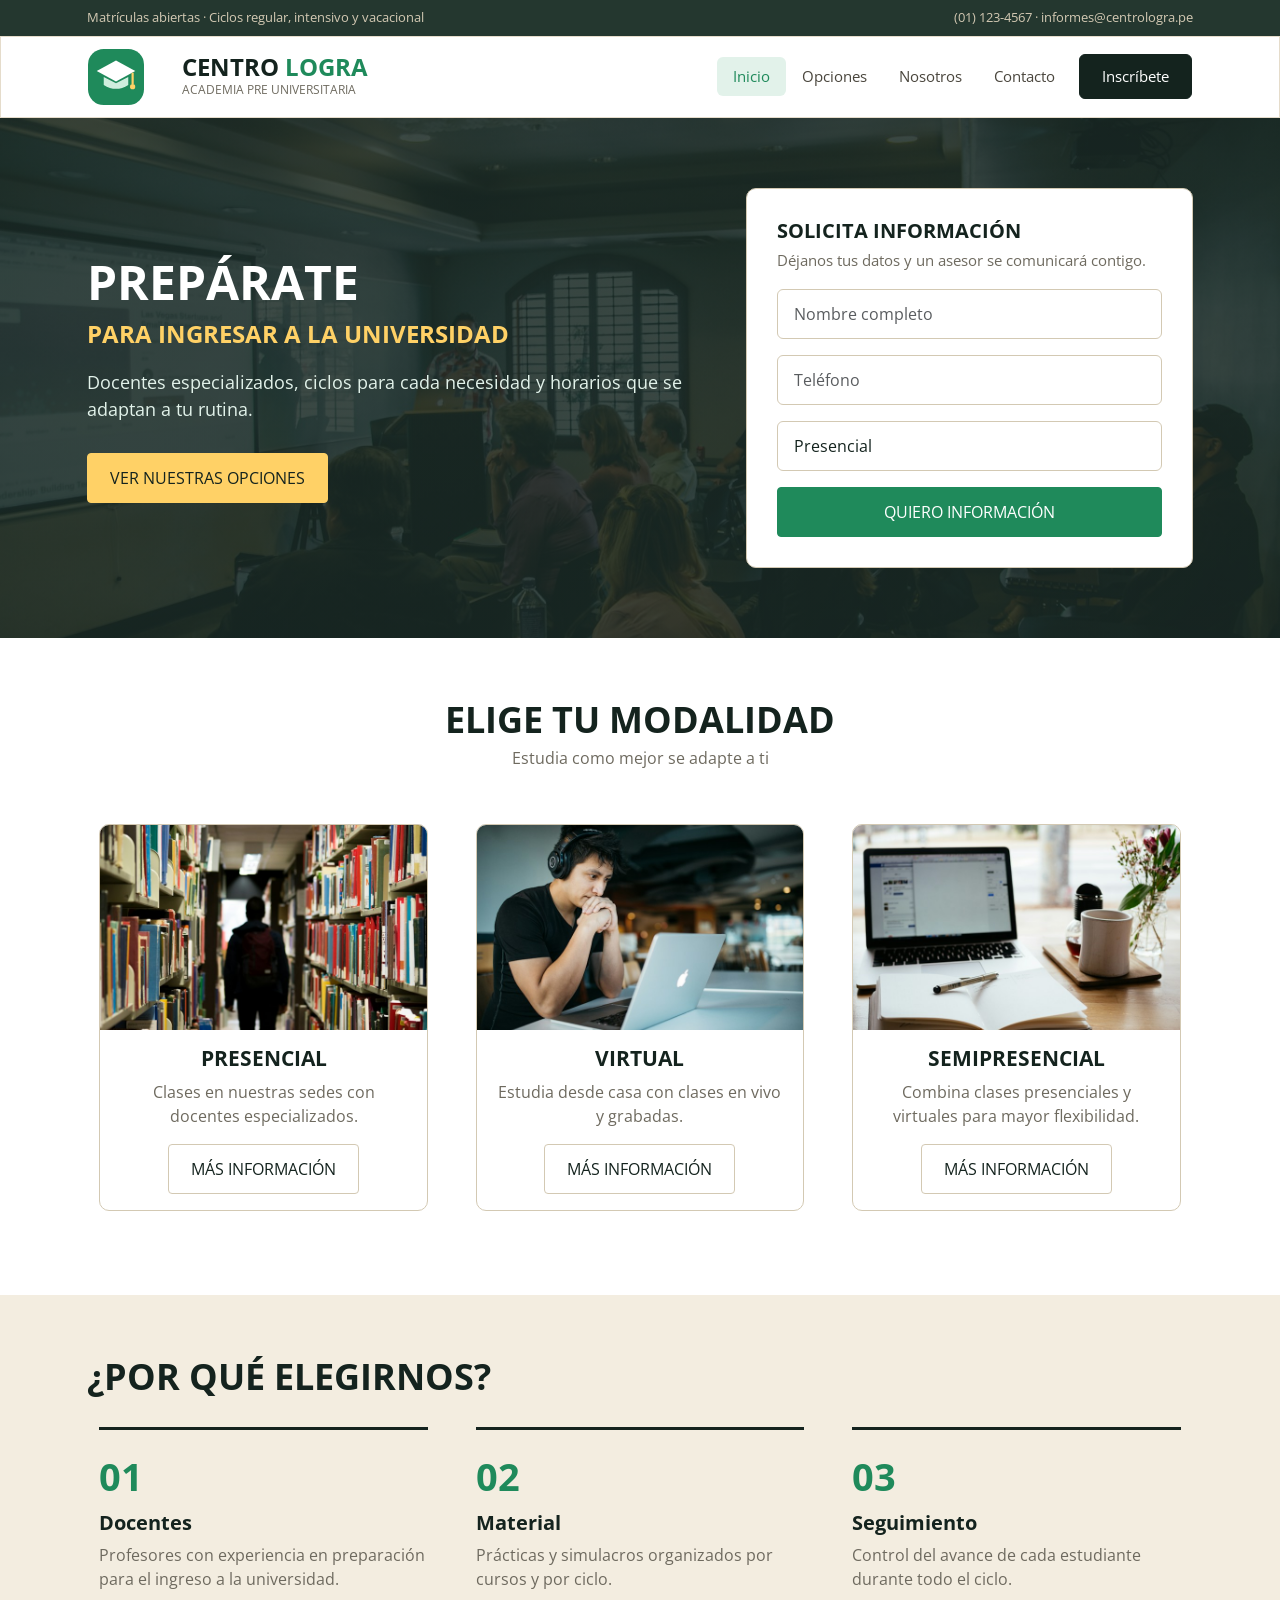
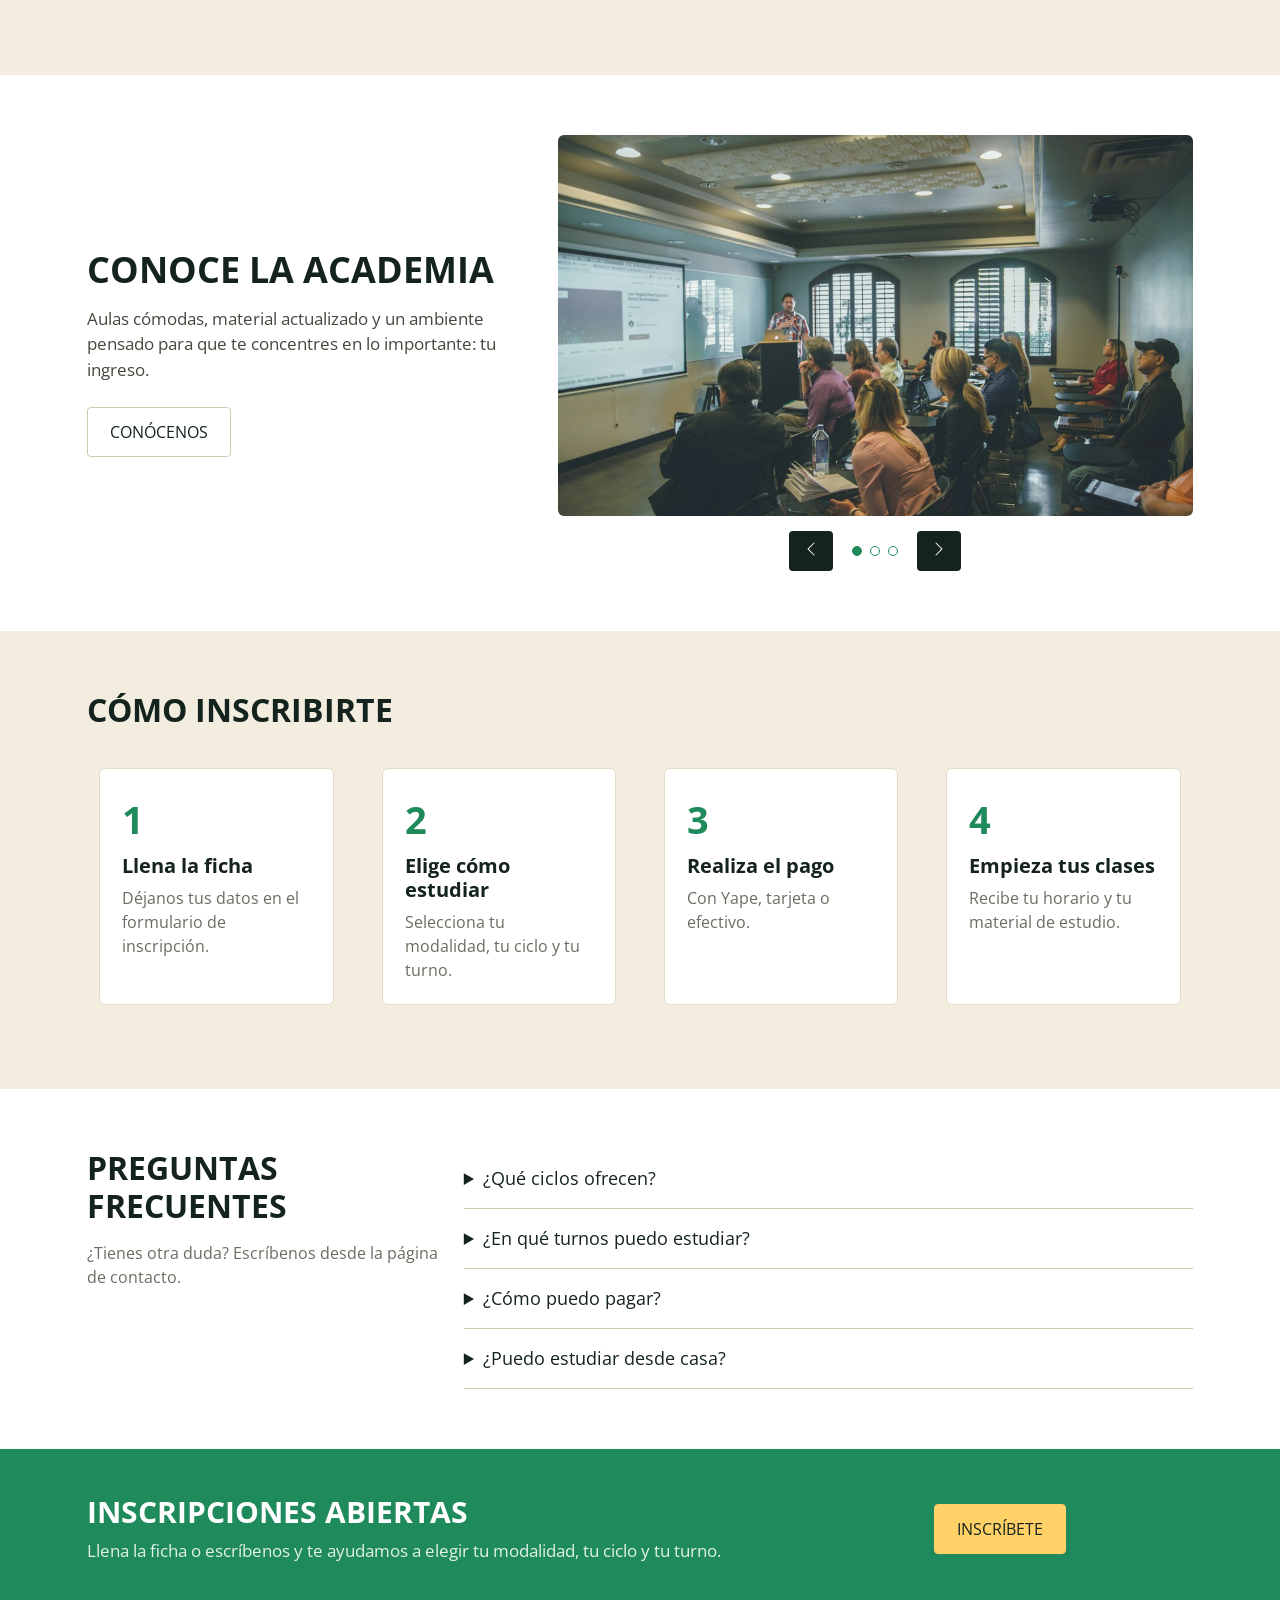
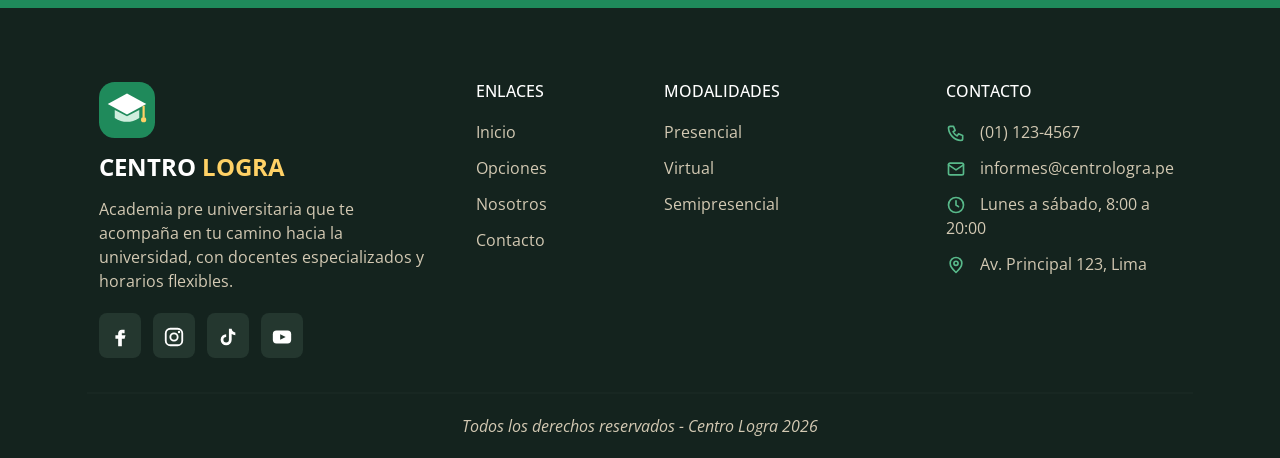
<file: index.html>
<!DOCTYPE html>
<html lang="es">

    <head>
        <meta charset="UTF-8">
        <meta name="viewport" content="width=device-width, initial-scale=1.0">
        <title>Inicio | Centro Logra</title>
        <link rel="icon" type="image/svg+xml" href="img/logo.svg">

        <link rel="preconnect" href="https://fonts.googleapis.com">
        <link rel="preconnect" href="https://fonts.gstatic.com" crossorigin>
        <link rel="stylesheet" href="https://fonts.googleapis.com/css2?family=Open+Sans:ital,wght@0,300..800;1,300..800&display=swap">

        <link rel="stylesheet" href="css/bootstrap.min.css">
        <link rel="stylesheet" href="css/base.css">
        <link rel="stylesheet" href="css/estructura.css">
        <link rel="stylesheet" href="css/portada.css">
        <link rel="stylesheet" href="css/inicio.css">
        <link rel="stylesheet" href="css/opciones.css">
        <link rel="stylesheet" href="css/nosotros.css">
        <link rel="stylesheet" href="css/contacto.css">
        <link rel="stylesheet" href="css/carrusel.css">
        <link rel="stylesheet" href="css/bloques.css">
        <link rel="stylesheet" href="css/formularios.css">
        <link rel="stylesheet" href="css/tablas.css">
        <link rel="stylesheet" href="css/iconos.css">
        <link rel="stylesheet" href="css/botones.css">
    </head>

    <body class="container-fluid">

        <!-- Inicio de la barra superior -->
        <div id="barra" class="row">
            <div class="col-12 col-md-6">Matrículas abiertas · Ciclos regular, intensivo y vacacional</div>
            <div class="col-12 col-md-6 derecha">(01) 123-4567 · informes@centrologra.pe</div>
        </div>
        <!-- Fin de la barra superior -->

        <!-- Inicio de la cabecera -->
        <header id="encabezado" class="row">

            <div id="logo" class="col-12 col-md-6 col-lg-4">
                <a href="index.html">
                    <div class="row">
                        <div class="col-3">
                            <img src="img/logo.svg" alt="Logo Centro Logra">
                        </div>
                        <div class="col-9">
                            <h3>CENTRO <span>LOGRA</span></h3>
                            <p>ACADEMIA PRE UNIVERSITARIA</p>
                        </div>
                    </div>
                </a>
            </div>

            <!-- Inicio de la navBar -->
            <nav class="nav col-12 col-md-6 col-lg-8">
                <a class="nav-link active" aria-current="page" href="index.html">Inicio</a>
                <a class="nav-link" href="opciones.html">Opciones</a>
                <a class="nav-link" href="nosotros.html">Nosotros</a>
                <a class="nav-link" href="contacto.html">Contacto</a>
                <a class="boton-secundario" href="contacto.html">Inscríbete</a>
            </nav>
            <!-- Fin de la navBar -->

        </header>
        <!-- Fin de la cabecera -->

        <main>

            <!-- Inicio de la section portada -->
            <section id="portada" class="row foto">
                <article class="col-12 col-lg-7">
                    <h1>PREPÁRATE</h1>
                    <h2>PARA INGRESAR A LA UNIVERSIDAD</h2>
                    <p>Docentes especializados, ciclos para cada necesidad y horarios que se adaptan a tu rutina.</p>
                    <a href="opciones.html" class="boton-principal">VER NUESTRAS OPCIONES</a>
                </article>
                <article class="col-12 col-lg-5">
                    <form class="formulario">
                        <h3>SOLICITA INFORMACIÓN</h3>
                        <p>Déjanos tus datos y un asesor se comunicará contigo.</p>
                        <div class="mb-3">
                            <input type="text" class="form-control" placeholder="Nombre completo" required>
                        </div>
                        <div class="mb-3">
                            <input type="tel" class="form-control" placeholder="Teléfono" required>
                        </div>
                        <div class="mb-3">
                            <select class="form-control">
                                <option disabled>Modalidad de interés</option>
                                <option>Presencial</option>
                                <option>Virtual</option>
                                <option>Semipresencial</option>
                            </select>
                        </div>
                        <input type="submit" class="boton-principal w-100" value="QUIERO INFORMACIÓN">
                    </form>
                </article>
            </section>
            <!-- Fin de la section portada -->

            <!-- Inicio de la section modalidades -->
            <section id="opciones" class="row">
                <article class="col-12">
                    <h2>ELIGE TU MODALIDAD</h2>
                    <p class="subtitulo">Estudia como mejor se adapte a ti</p>
                </article>

                <article class="col-12 col-md-4 p-4">
                    <div class="card">
                        <picture>
                            <img src="img/fotos/presencial-700.jpg" class="card-img-top" alt="Modalidad presencial">
                        </picture>
                        <div class="card-body">
                            <h3 class="card-title">PRESENCIAL</h3>
                            <p class="card-text">Clases en nuestras sedes con docentes especializados.</p>
                            <a href="presencial.html" class="boton-secundario">MÁS INFORMACIÓN</a>
                        </div>
                    </div>
                </article>

                <article class="col-12 col-md-4 p-4">
                    <div class="card">
                        <picture>
                            <img src="img/fotos/virtual-700.jpg" class="card-img-top" alt="Modalidad virtual">
                        </picture>
                        <div class="card-body">
                            <h3 class="card-title">VIRTUAL</h3>
                            <p class="card-text">Estudia desde casa con clases en vivo y grabadas.</p>
                            <a href="virtual.html" class="boton-secundario">MÁS INFORMACIÓN</a>
                        </div>
                    </div>
                </article>

                <article class="col-12 col-md-4 p-4">
                    <div class="card">
                        <picture>
                            <img src="img/fotos/semipresencial-700.jpg" class="card-img-top" alt="Modalidad semipresencial">
                        </picture>
                        <div class="card-body">
                            <h3 class="card-title">SEMIPRESENCIAL</h3>
                            <p class="card-text">Combina clases presenciales y virtuales para mayor flexibilidad.</p>
                            <a href="semipresencial.html" class="boton-secundario">MÁS INFORMACIÓN</a>
                        </div>
                    </div>
                </article>

            </section>
            <!-- Fin de la section modalidades -->

            <!-- Inicio de la section razones -->
            <section id="porque" class="row">
                <article class="col-12">
                    <h2>¿POR QUÉ ELEGIRNOS?</h2>
                </article>

                <article class="col-12 col-md-4 p-4">
                    <div class="razon">
                        <span class="numero">01</span>
                        <h3>Docentes</h3>
                        <p>Profesores con experiencia en preparación para el ingreso a la universidad.</p>
                    </div>
                </article>
                <article class="col-12 col-md-4 p-4">
                    <div class="razon">
                        <span class="numero">02</span>
                        <h3>Material</h3>
                        <p>Prácticas y simulacros organizados por cursos y por ciclo.</p>
                    </div>
                </article>
                <article class="col-12 col-md-4 p-4">
                    <div class="razon">
                        <span class="numero">03</span>
                        <h3>Seguimiento</h3>
                        <p>Control del avance de cada estudiante durante todo el ciclo.</p>
                    </div>
                </article>
            </section>
            <!-- Fin de la section razones -->

            <!-- Inicio de la section galeria -->
            <section id="galeria" class="row">
                <article class="col-12 col-lg-5">
                    <h2>CONOCE LA ACADEMIA</h2>
                    <p>Aulas cómodas, material actualizado y un ambiente pensado para que te concentres en lo importante: tu ingreso.</p>
                    <a href="nosotros.html" class="boton-secundario">CONÓCENOS</a>
                </article>
                <article class="col-12 col-lg-7">
                    <!-- Inicio del carrusel -->
                    <div id="carouselInicio" class="carousel slide" data-bs-ride="carousel">

                        <div class="carousel-inner">
                            <div class="carousel-item active">
                                <picture>
                                    <img src="img/fotos/clase-1000.jpg" alt="Estudiantes en clase">
                                </picture>
                            </div>
                            <div class="carousel-item">
                                <picture>
                                    <img src="img/fotos/estudiantes-1000.jpg" alt="Estudiantes preparándose">
                                </picture>
                            </div>
                            <div class="carousel-item">
                                <picture>
                                    <img src="img/fotos/apuntes-1000.jpg" alt="Estudiante tomando apuntes">
                                </picture>
                            </div>
                        </div>

                        <div class="carousel-controles">
                            <button class="flecha" type="button" data-bs-target="#carouselInicio" data-bs-slide="prev">
                                <span class="carousel-control-prev-icon"></span>
                            </button>
                            <div class="carousel-indicators">
                                <button type="button" data-bs-target="#carouselInicio" data-bs-slide-to="0" class="active"></button>
                                <button type="button" data-bs-target="#carouselInicio" data-bs-slide-to="1"></button>
                                <button type="button" data-bs-target="#carouselInicio" data-bs-slide-to="2"></button>
                            </div>
                            <button class="flecha" type="button" data-bs-target="#carouselInicio" data-bs-slide="next">
                                <span class="carousel-control-next-icon"></span>
                            </button>
                        </div>

                    </div>
                    <!-- Fin del carrusel -->
                </article>
            </section>
            <!-- Fin de la section galeria -->

            <!-- Inicio de la section pasos -->
            <section id="pasos" class="row">
                <article class="col-12">
                    <h2>CÓMO INSCRIBIRTE</h2>
                </article>

                <article class="col-12 col-md-6 col-lg-3 p-4">
                    <div class="paso">
                        <span class="numero">1</span>
                        <h3>Llena la ficha</h3>
                        <p>Déjanos tus datos en el formulario de inscripción.</p>
                    </div>
                </article>
                <article class="col-12 col-md-6 col-lg-3 p-4">
                    <div class="paso">
                        <span class="numero">2</span>
                        <h3>Elige cómo estudiar</h3>
                        <p>Selecciona tu modalidad, tu ciclo y tu turno.</p>
                    </div>
                </article>
                <article class="col-12 col-md-6 col-lg-3 p-4">
                    <div class="paso">
                        <span class="numero">3</span>
                        <h3>Realiza el pago</h3>
                        <p>Con Yape, tarjeta o efectivo.</p>
                    </div>
                </article>
                <article class="col-12 col-md-6 col-lg-3 p-4">
                    <div class="paso">
                        <span class="numero">4</span>
                        <h3>Empieza tus clases</h3>
                        <p>Recibe tu horario y tu material de estudio.</p>
                    </div>
                </article>
            </section>
            <!-- Fin de la section pasos -->

            <!-- Inicio de la section preguntas frecuentes -->
            <section id="preguntas" class="row">
                <article class="col-12 col-lg-4">
                    <h2>PREGUNTAS FRECUENTES</h2>
                    <p>¿Tienes otra duda? Escríbenos desde la página de contacto.</p>
                </article>
                <article class="col-12 col-lg-8">
                    <details>
                        <summary>¿Qué ciclos ofrecen?</summary>
                        <p>Ciclo regular, intensivo y vacacional.</p>
                    </details>
                    <details>
                        <summary>¿En qué turnos puedo estudiar?</summary>
                        <p>En la mañana, en la tarde o en la noche. Puedes ver los horarios en la página Nosotros.</p>
                    </details>
                    <details>
                        <summary>¿Cómo puedo pagar?</summary>
                        <p>Con Yape, tarjeta o efectivo.</p>
                    </details>
                    <details>
                        <summary>¿Puedo estudiar desde casa?</summary>
                        <p>Sí, con la modalidad virtual: clases en vivo y grabadas.</p>
                    </details>
                </article>
            </section>
            <!-- Fin de la section preguntas frecuentes -->

            <!-- Inicio de la section llamada a la acción -->
            <section id="cta" class="row">
                <article class="col-12 col-lg-9">
                    <h2>INSCRIPCIONES ABIERTAS</h2>
                    <p>Llena la ficha o escríbenos y te ayudamos a elegir tu modalidad, tu ciclo y tu turno.</p>
                </article>
                <article class="col-12 col-lg-3">
                    <a href="contacto.html" class="boton-principal">INSCRÍBETE</a>
                </article>
            </section>
            <!-- Fin de la section llamada a la acción -->

        </main>

        <!-- Inicio del pie de página -->
        <footer class="row">

            <article class="col-12 col-md-6 col-lg-4 p-4">
                <img src="img/logo.svg" class="logo-pie" alt="Logo Centro Logra">
                <h3>CENTRO <span>LOGRA</span></h3>
                <p>Academia pre universitaria que te acompaña en tu camino hacia la universidad, con docentes especializados y horarios flexibles.</p>
                <div class="redes">
                    <a href="#" class="facebook"><img src="img/facebook.svg" alt="Facebook"></a>
                    <a href="#" class="instagram"><img src="img/instagram.svg" alt="Instagram"></a>
                    <a href="#" class="tiktok"><img src="img/tiktok.svg" alt="TikTok"></a>
                    <a href="#" class="youtube"><img src="img/youtube.svg" alt="YouTube"></a>
                </div>
            </article>

            <article class="col-12 col-md-6 col-lg-2 p-4">
                <h4>ENLACES</h4>
                <ul>
                    <li><a href="index.html">Inicio</a></li>
                    <li><a href="opciones.html">Opciones</a></li>
                    <li><a href="nosotros.html">Nosotros</a></li>
                    <li><a href="contacto.html">Contacto</a></li>
                </ul>
            </article>

            <article class="col-12 col-md-6 col-lg-3 p-4">
                <h4>MODALIDADES</h4>
                <ul>
                    <li><a href="presencial.html">Presencial</a></li>
                    <li><a href="virtual.html">Virtual</a></li>
                    <li><a href="semipresencial.html">Semipresencial</a></li>
                </ul>
            </article>

            <article class="col-12 col-md-6 col-lg-3 p-4">
                <h4>CONTACTO</h4>
                <ul>
                    <li><img src="img/telefono.svg" class="icono" alt="Teléfono"> (01) 123-4567</li>
                    <li><img src="img/correo.svg" class="icono" alt="Correo"> informes@centrologra.pe</li>
                    <li><img src="img/reloj.svg" class="icono" alt="Horario"> Lunes a sábado, 8:00 a 20:00</li>
                    <li><img src="img/ubicacion.svg" class="icono" alt="Dirección"> Av. Principal 123, Lima</li>
                </ul>
            </article>

            <article class="col-12">
                <hr>
                <p class="derechos"><i>Todos los derechos reservados - Centro Logra 2026</i></p>
            </article>

        </footer>
        <!-- Fin del pie de página -->

    </body>
    <script src="js/bootstrap.bundle.min.js"></script>
</html>
</file>
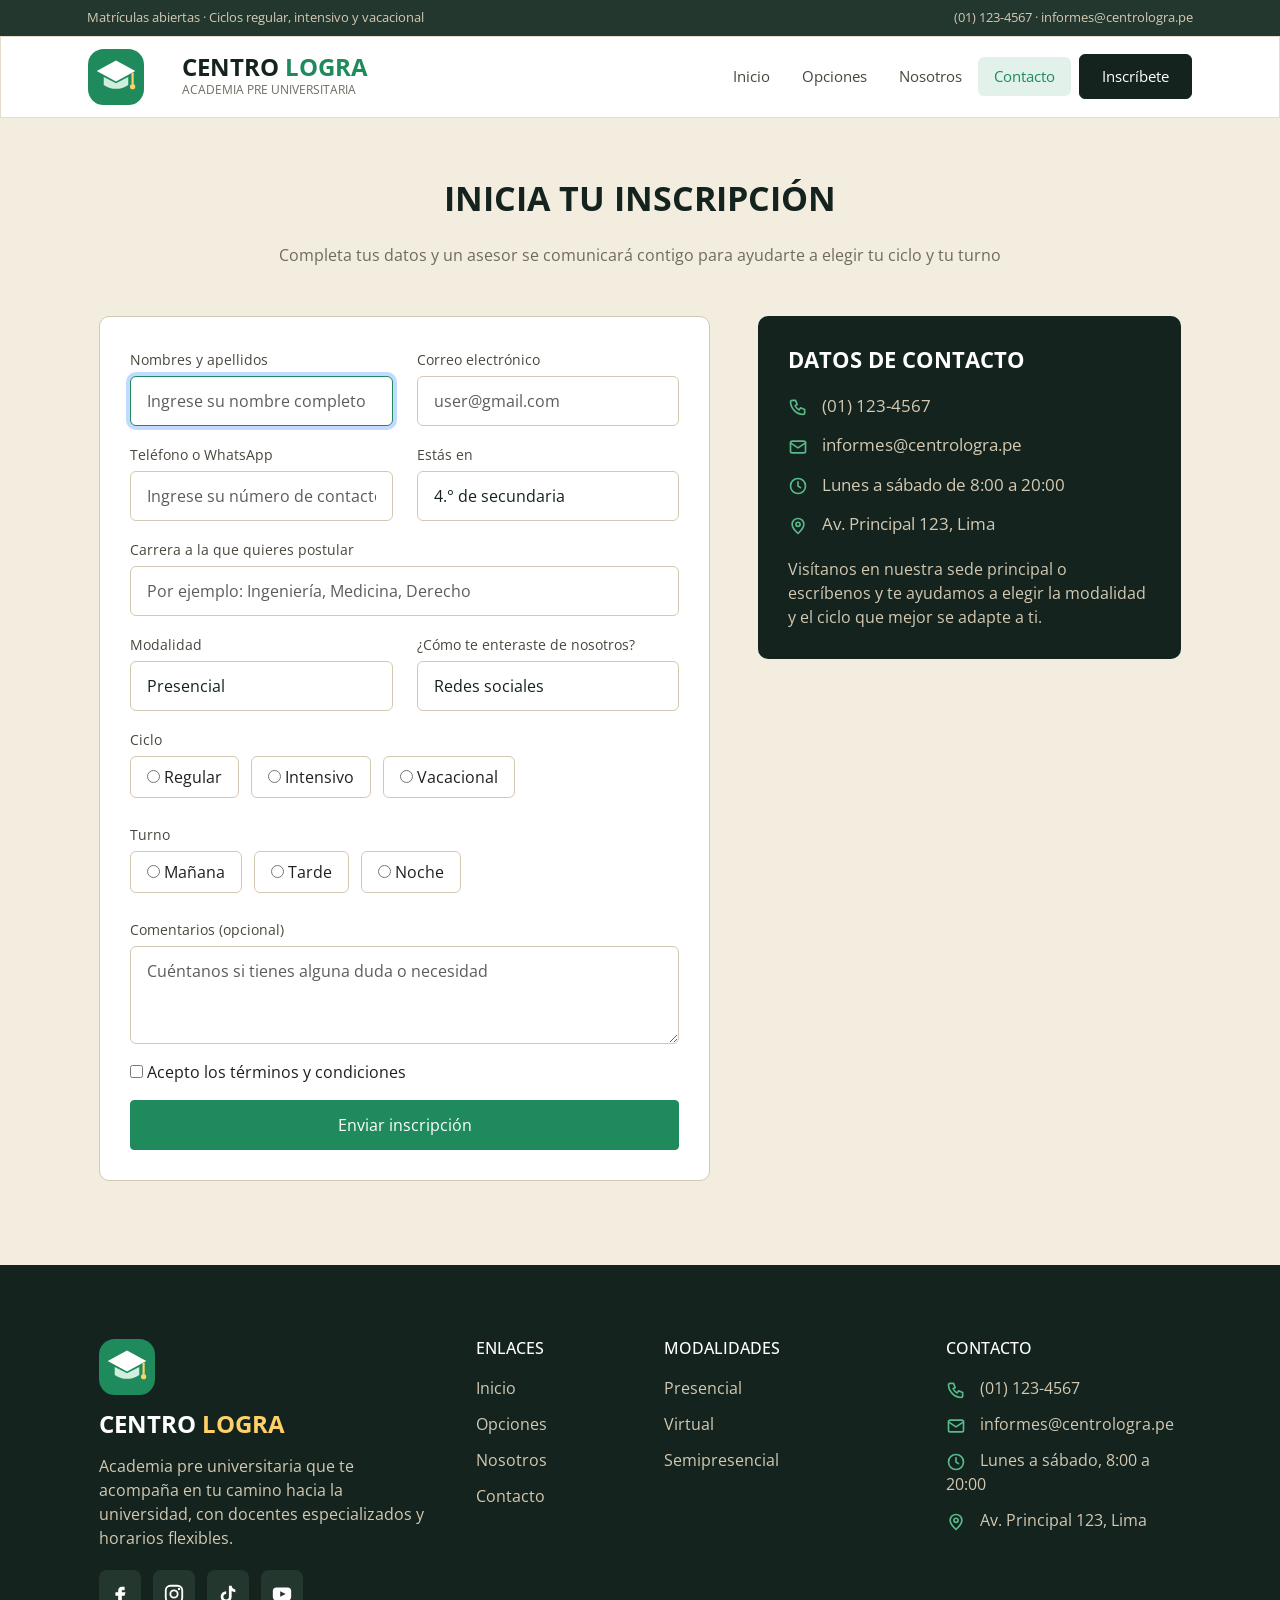
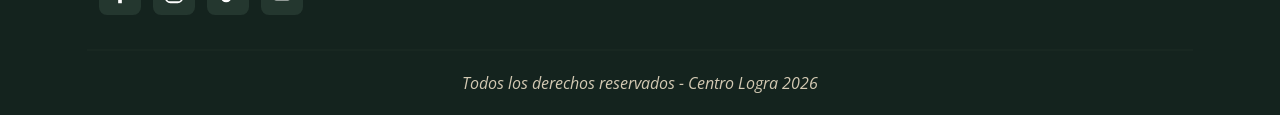
<file: contacto.html>
<!DOCTYPE html>
<html lang="es">

    <head>
        <meta charset="UTF-8">
        <meta name="viewport" content="width=device-width, initial-scale=1.0">
        <title>Contacto | Centro Logra</title>
        <link rel="icon" type="image/svg+xml" href="img/logo.svg">

        <link rel="preconnect" href="https://fonts.googleapis.com">
        <link rel="preconnect" href="https://fonts.gstatic.com" crossorigin>
        <link rel="stylesheet" href="https://fonts.googleapis.com/css2?family=Open+Sans:ital,wght@0,300..800;1,300..800&display=swap">

        <link rel="stylesheet" href="css/bootstrap.min.css">
        <link rel="stylesheet" href="css/base.css">
        <link rel="stylesheet" href="css/estructura.css">
        <link rel="stylesheet" href="css/portada.css">
        <link rel="stylesheet" href="css/inicio.css">
        <link rel="stylesheet" href="css/opciones.css">
        <link rel="stylesheet" href="css/nosotros.css">
        <link rel="stylesheet" href="css/contacto.css">
        <link rel="stylesheet" href="css/carrusel.css">
        <link rel="stylesheet" href="css/bloques.css">
        <link rel="stylesheet" href="css/formularios.css">
        <link rel="stylesheet" href="css/tablas.css">
        <link rel="stylesheet" href="css/iconos.css">
        <link rel="stylesheet" href="css/botones.css">
    </head>

    <body class="container-fluid">

        <!-- Inicio de la barra superior -->
        <div id="barra" class="row">
            <div class="col-12 col-md-6">Matrículas abiertas · Ciclos regular, intensivo y vacacional</div>
            <div class="col-12 col-md-6 derecha">(01) 123-4567 · informes@centrologra.pe</div>
        </div>
        <!-- Fin de la barra superior -->

        <!-- Inicio de la cabecera -->
        <header id="encabezado" class="row">

            <div id="logo" class="col-12 col-md-6 col-lg-4">
                <a href="index.html">
                    <div class="row">
                        <div class="col-3">
                            <img src="img/logo.svg" alt="Logo Centro Logra">
                        </div>
                        <div class="col-9">
                            <h3>CENTRO <span>LOGRA</span></h3>
                            <p>ACADEMIA PRE UNIVERSITARIA</p>
                        </div>
                    </div>
                </a>
            </div>

            <!-- Inicio de la navBar -->
            <nav class="nav col-12 col-md-6 col-lg-8">
                <a class="nav-link" href="index.html">Inicio</a>
                <a class="nav-link" href="opciones.html">Opciones</a>
                <a class="nav-link" href="nosotros.html">Nosotros</a>
                <a class="nav-link active" aria-current="page" href="contacto.html">Contacto</a>
                <a class="boton-secundario" href="contacto.html">Inscríbete</a>
            </nav>
            <!-- Fin de la navBar -->

        </header>
        <!-- Fin de la cabecera -->

        <main>

            <!-- Inicio del formulario para iniciar una inscripción -->
            <section id="inscripcion" class="row">

                <article class="col-12 centrado">
                    <h2>INICIA TU INSCRIPCIÓN</h2>
                    <p class="subtitulo">Completa tus datos y un asesor se comunicará contigo para ayudarte a elegir tu ciclo y tu turno</p>
                </article>

                <article class="col-12 col-lg-7 p-4">
                    <form class="formulario">
                        <div class="row">

                            <div class="col-12 col-md-6 mb-3">
                                <label for="nombre" class="form-label">Nombres y apellidos</label>
                                <input
                                    type="text"
                                    id="nombre"
                                    class="form-control"
                                    placeholder="Ingrese su nombre completo"
                                    autofocus
                                    required
                                >
                            </div>

                            <div class="col-12 col-md-6 mb-3">
                                <label for="correo" class="form-label">Correo electrónico</label>
                                <input
                                    type="email"
                                    id="correo"
                                    class="form-control"
                                    placeholder="user@gmail.com"
                                    required
                                >
                            </div>

                            <div class="col-12 col-md-6 mb-3">
                                <label for="telefono" class="form-label">Teléfono o WhatsApp</label>
                                <input
                                    type="text"
                                    id="telefono"
                                    class="form-control"
                                    placeholder="Ingrese su número de contacto"
                                    required
                                >
                            </div>

                            <div class="col-12 col-md-6 mb-3">
                                <label for="grado" class="form-label">Estás en</label>
                                <select id="grado" class="form-control">
                                    <option disabled>Elige una opción</option>
                                    <option>4.° de secundaria</option>
                                    <option>5.° de secundaria</option>
                                    <option>Egresado del colegio</option>
                                    <option>Ya postulé antes</option>
                                </select>
                            </div>

                            <div class="col-12 mb-3">
                                <label for="carrera" class="form-label">Carrera a la que quieres postular</label>
                                <input
                                    type="text"
                                    id="carrera"
                                    class="form-control"
                                    placeholder="Por ejemplo: Ingeniería, Medicina, Derecho"
                                >
                            </div>

                            <div class="col-12 col-md-6 mb-3">
                                <label for="modalidad" class="form-label">Modalidad</label>
                                <select id="modalidad" class="form-control">
                                    <option disabled>Elige una modalidad</option>
                                    <option>Presencial</option>
                                    <option>Virtual</option>
                                    <option>Semipresencial</option>
                                </select>
                            </div>

                            <div class="col-12 col-md-6 mb-3">
                                <label for="origen" class="form-label">¿Cómo te enteraste de nosotros?</label>
                                <select id="origen" class="form-control">
                                    <option disabled>Elige una opción</option>
                                    <option>Redes sociales</option>
                                    <option>Recomendación de un amigo</option>
                                    <option>Búsqueda en internet</option>
                                    <option>Otro</option>
                                </select>
                            </div>

                            <div class="col-12 mb-3">
                                <label class="form-label">Ciclo</label>
                                <div>
                                    <label class="opcion"><input type="radio" name="ciclo"> Regular</label>
                                    <label class="opcion"><input type="radio" name="ciclo"> Intensivo</label>
                                    <label class="opcion"><input type="radio" name="ciclo"> Vacacional</label>
                                </div>
                            </div>

                            <div class="col-12 mb-3">
                                <label class="form-label">Turno</label>
                                <div>
                                    <label class="opcion"><input type="radio" name="turno"> Mañana</label>
                                    <label class="opcion"><input type="radio" name="turno"> Tarde</label>
                                    <label class="opcion"><input type="radio" name="turno"> Noche</label>
                                </div>
                            </div>

                            <div class="col-12 mb-3">
                                <label for="mensaje" class="form-label">Comentarios (opcional)</label>
                                <textarea
                                    id="mensaje"
                                    class="form-control"
                                    rows="3"
                                    placeholder="Cuéntanos si tienes alguna duda o necesidad"
                                ></textarea>
                            </div>

                            <div class="col-12 mb-3">
                                <input type="checkbox" id="terminos"> <label for="terminos">Acepto los términos y condiciones</label>
                            </div>

                            <div class="col-12">
                                <input type="submit" class="boton-principal w-100" value="Enviar inscripción">
                            </div>

                        </div>
                    </form>
                </article>

                <article class="col-12 col-lg-5 p-4">
                    <div class="datos">
                        <h3>DATOS DE CONTACTO</h3>
                        <ul>
                            <li><img src="img/telefono.svg" class="icono" alt="Teléfono"> (01) 123-4567</li>
                            <li><img src="img/correo.svg" class="icono" alt="Correo"> informes@centrologra.pe</li>
                            <li><img src="img/reloj.svg" class="icono" alt="Horario"> Lunes a sábado de 8:00 a 20:00</li>
                            <li><img src="img/ubicacion.svg" class="icono" alt="Dirección"> Av. Principal 123, Lima</li>
                        </ul>
                        <p>Visítanos en nuestra sede principal o escríbenos y te ayudamos a elegir la modalidad y el ciclo que mejor se adapte a ti.</p>
                    </div>
                </article>

            </section>
            <!-- Fin del formulario para iniciar una inscripción -->

        </main>

        <!-- Inicio del pie de página -->
        <footer class="row">

            <article class="col-12 col-md-6 col-lg-4 p-4">
                <img src="img/logo.svg" class="logo-pie" alt="Logo Centro Logra">
                <h3>CENTRO <span>LOGRA</span></h3>
                <p>Academia pre universitaria que te acompaña en tu camino hacia la universidad, con docentes especializados y horarios flexibles.</p>
                <div class="redes">
                    <a href="#" class="facebook"><img src="img/facebook.svg" alt="Facebook"></a>
                    <a href="#" class="instagram"><img src="img/instagram.svg" alt="Instagram"></a>
                    <a href="#" class="tiktok"><img src="img/tiktok.svg" alt="TikTok"></a>
                    <a href="#" class="youtube"><img src="img/youtube.svg" alt="YouTube"></a>
                </div>
            </article>

            <article class="col-12 col-md-6 col-lg-2 p-4">
                <h4>ENLACES</h4>
                <ul>
                    <li><a href="index.html">Inicio</a></li>
                    <li><a href="opciones.html">Opciones</a></li>
                    <li><a href="nosotros.html">Nosotros</a></li>
                    <li><a href="contacto.html">Contacto</a></li>
                </ul>
            </article>

            <article class="col-12 col-md-6 col-lg-3 p-4">
                <h4>MODALIDADES</h4>
                <ul>
                    <li><a href="presencial.html">Presencial</a></li>
                    <li><a href="virtual.html">Virtual</a></li>
                    <li><a href="semipresencial.html">Semipresencial</a></li>
                </ul>
            </article>

            <article class="col-12 col-md-6 col-lg-3 p-4">
                <h4>CONTACTO</h4>
                <ul>
                    <li><img src="img/telefono.svg" class="icono" alt="Teléfono"> (01) 123-4567</li>
                    <li><img src="img/correo.svg" class="icono" alt="Correo"> informes@centrologra.pe</li>
                    <li><img src="img/reloj.svg" class="icono" alt="Horario"> Lunes a sábado, 8:00 a 20:00</li>
                    <li><img src="img/ubicacion.svg" class="icono" alt="Dirección"> Av. Principal 123, Lima</li>
                </ul>
            </article>

            <article class="col-12">
                <hr>
                <p class="derechos"><i>Todos los derechos reservados - Centro Logra 2026</i></p>
            </article>

        </footer>
        <!-- Fin del pie de página -->

    </body>
    <script src="js/bootstrap.bundle.min.js"></script>
</html>
</file>
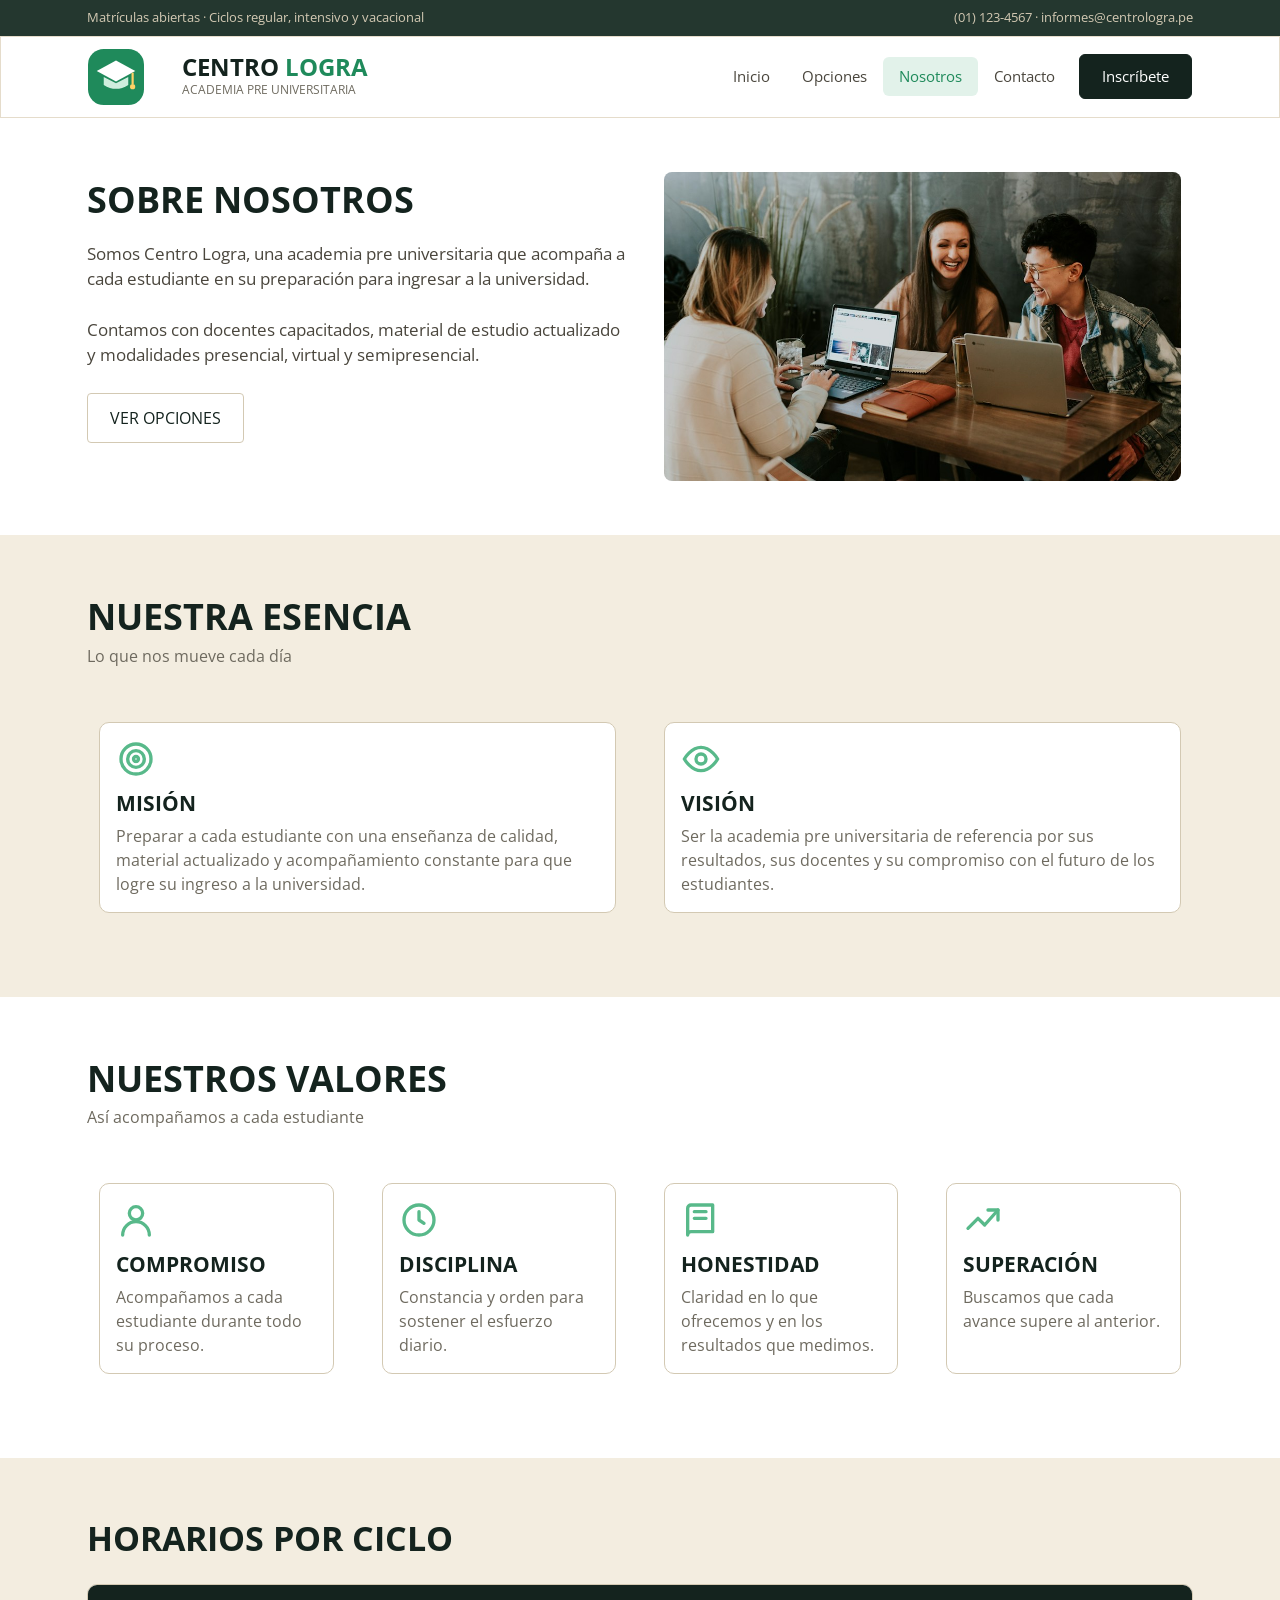
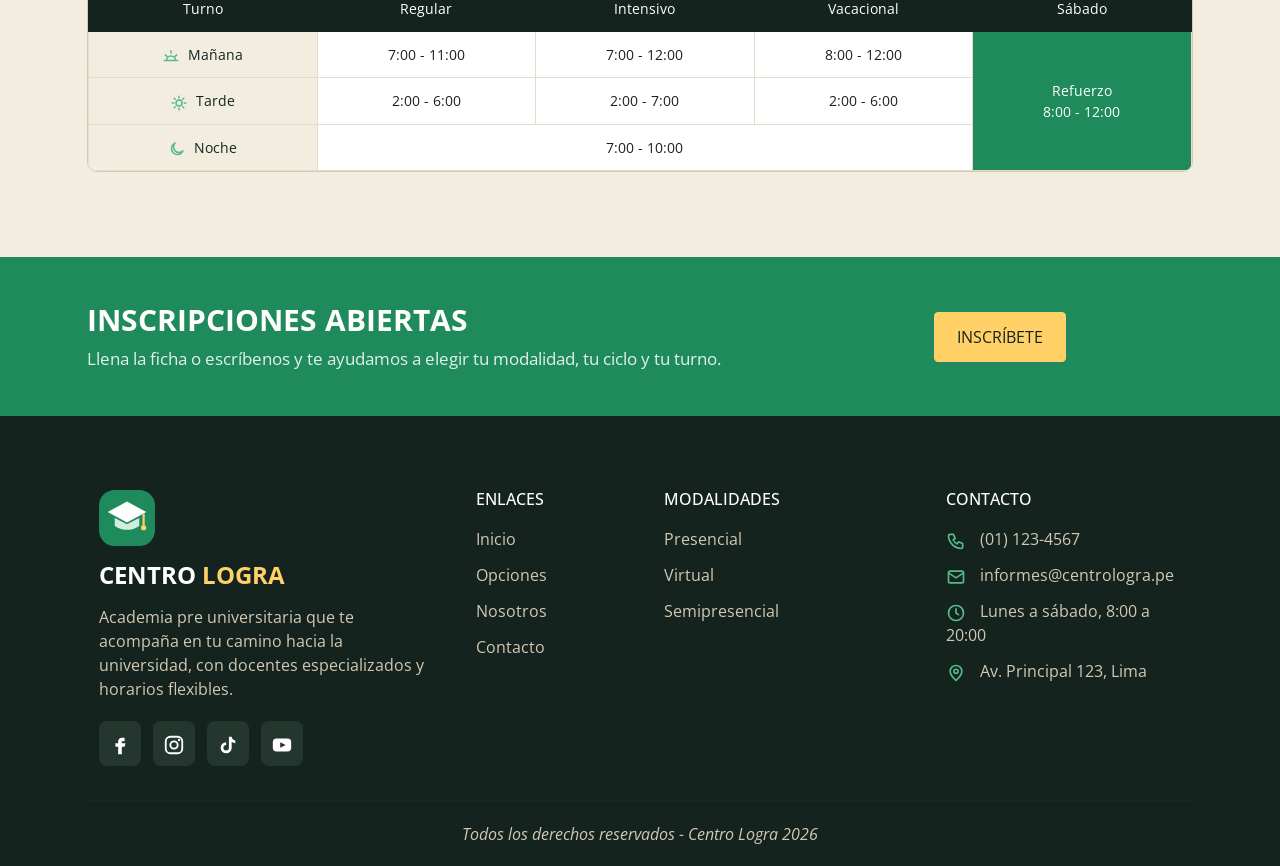
<file: nosotros.html>
<!DOCTYPE html>
<html lang="es">

    <head>
        <meta charset="UTF-8">
        <meta name="viewport" content="width=device-width, initial-scale=1.0">
        <title>Nosotros | Centro Logra</title>
        <link rel="icon" type="image/svg+xml" href="img/logo.svg">

        <link rel="preconnect" href="https://fonts.googleapis.com">
        <link rel="preconnect" href="https://fonts.gstatic.com" crossorigin>
        <link rel="stylesheet" href="https://fonts.googleapis.com/css2?family=Open+Sans:ital,wght@0,300..800;1,300..800&display=swap">

        <link rel="stylesheet" href="css/bootstrap.min.css">
        <link rel="stylesheet" href="css/base.css">
        <link rel="stylesheet" href="css/estructura.css">
        <link rel="stylesheet" href="css/portada.css">
        <link rel="stylesheet" href="css/inicio.css">
        <link rel="stylesheet" href="css/opciones.css">
        <link rel="stylesheet" href="css/nosotros.css">
        <link rel="stylesheet" href="css/contacto.css">
        <link rel="stylesheet" href="css/carrusel.css">
        <link rel="stylesheet" href="css/bloques.css">
        <link rel="stylesheet" href="css/formularios.css">
        <link rel="stylesheet" href="css/tablas.css">
        <link rel="stylesheet" href="css/iconos.css">
        <link rel="stylesheet" href="css/botones.css">
    </head>

    <body class="container-fluid">

        <!-- Inicio de la barra superior -->
        <div id="barra" class="row">
            <div class="col-12 col-md-6">Matrículas abiertas · Ciclos regular, intensivo y vacacional</div>
            <div class="col-12 col-md-6 derecha">(01) 123-4567 · informes@centrologra.pe</div>
        </div>
        <!-- Fin de la barra superior -->

        <!-- Inicio de la cabecera -->
        <header id="encabezado" class="row">

            <div id="logo" class="col-12 col-md-6 col-lg-4">
                <a href="index.html">
                    <div class="row">
                        <div class="col-3">
                            <img src="img/logo.svg" alt="Logo Centro Logra">
                        </div>
                        <div class="col-9">
                            <h3>CENTRO <span>LOGRA</span></h3>
                            <p>ACADEMIA PRE UNIVERSITARIA</p>
                        </div>
                    </div>
                </a>
            </div>

            <!-- Inicio de la navBar -->
            <nav class="nav col-12 col-md-6 col-lg-8">
                <a class="nav-link" href="index.html">Inicio</a>
                <a class="nav-link" href="opciones.html">Opciones</a>
                <a class="nav-link active" aria-current="page" href="nosotros.html">Nosotros</a>
                <a class="nav-link" href="contacto.html">Contacto</a>
                <a class="boton-secundario" href="contacto.html">Inscríbete</a>
            </nav>
            <!-- Fin de la navBar -->

        </header>
        <!-- Fin de la cabecera -->

        <main>

            <!-- Inicio de la section sobre nosotros -->
            <section id="sobreNosotros" class="row">
                <article class="col-12 col-md-6">
                    <h2>SOBRE NOSOTROS</h2>
                    <p>Somos Centro Logra, una academia pre universitaria que acompaña a cada estudiante en su preparación para ingresar a la universidad.</p>
                    <p>Contamos con docentes capacitados, material de estudio actualizado y modalidades presencial, virtual y semipresencial.</p>
                    <a href="opciones.html" class="boton-secundario">VER OPCIONES</a>
                </article>
                <article class="col-12 col-md-6 p-4">
                    <picture>
                        <img src="img/fotos/estudiantes-1000.jpg" alt="Estudiantes preparándose">
                    </picture>
                </article>
            </section>
            <!-- Fin de la section sobre nosotros -->

            <!-- Inicio de la section misión y visión -->
            <section id="porque" class="row">
                <article class="col-12">
                    <h2>NUESTRA ESENCIA</h2>
                    <p class="subtitulo">Lo que nos mueve cada día</p>
                </article>

                <article class="col-12 col-md-6 p-4">
                    <div class="card">
                        <div class="card-body">
                            <img src="img/mision.svg" class="icono-grande" alt="">
                            <h3 class="card-title">MISIÓN</h3>
                            <p class="card-text">Preparar a cada estudiante con una enseñanza de calidad, material actualizado y acompañamiento constante para que logre su ingreso a la universidad.</p>
                        </div>
                    </div>
                </article>

                <article class="col-12 col-md-6 p-4">
                    <div class="card">
                        <div class="card-body">
                            <img src="img/vision.svg" class="icono-grande" alt="">
                            <h3 class="card-title">VISIÓN</h3>
                            <p class="card-text">Ser la academia pre universitaria de referencia por sus resultados, sus docentes y su compromiso con el futuro de los estudiantes.</p>
                        </div>
                    </div>
                </article>

            </section>
            <!-- Fin de la section misión y visión -->

            <!-- Inicio de la section valores -->
            <section id="valores" class="row">
                <article class="col-12">
                    <h2>NUESTROS VALORES</h2>
                    <p class="subtitulo">Así acompañamos a cada estudiante</p>
                </article>

                <article class="col-12 col-md-6 col-lg-3 p-4">
                    <div class="card">
                        <div class="card-body">
                            <img src="img/docentes.svg" class="icono-grande" alt="">
                            <h3 class="card-title">COMPROMISO</h3>
                            <p class="card-text">Acompañamos a cada estudiante durante todo su proceso.</p>
                        </div>
                    </div>
                </article>

                <article class="col-12 col-md-6 col-lg-3 p-4">
                    <div class="card">
                        <div class="card-body">
                            <img src="img/reloj.svg" class="icono-grande" alt="">
                            <h3 class="card-title">DISCIPLINA</h3>
                            <p class="card-text">Constancia y orden para sostener el esfuerzo diario.</p>
                        </div>
                    </div>
                </article>

                <article class="col-12 col-md-6 col-lg-3 p-4">
                    <div class="card">
                        <div class="card-body">
                            <img src="img/material.svg" class="icono-grande" alt="">
                            <h3 class="card-title">HONESTIDAD</h3>
                            <p class="card-text">Claridad en lo que ofrecemos y en los resultados que medimos.</p>
                        </div>
                    </div>
                </article>

                <article class="col-12 col-md-6 col-lg-3 p-4">
                    <div class="card">
                        <div class="card-body">
                            <img src="img/seguimiento.svg" class="icono-grande" alt="">
                            <h3 class="card-title">SUPERACIÓN</h3>
                            <p class="card-text">Buscamos que cada avance supere al anterior.</p>
                        </div>
                    </div>
                </article>

            </section>
            <!-- Fin de la section valores -->

            <!-- Inicio de la section horarios -->
            <section id="horarios" class="row">
                <article class="col-12">
                    <h2>HORARIOS POR CICLO</h2>

                    <div class="tabla">
                    <table>
                        <tbody>

                            <tr>
                                <td class="titulo-tabla">Turno</td>
                                <td class="titulo-tabla">Regular</td>
                                <td class="titulo-tabla">Intensivo</td>
                                <td class="titulo-tabla">Vacacional</td>
                                <td class="titulo-tabla">Sábado</td>
                            </tr>

                            <tr>
                                <td class="turno"><img class="icono-tabla" src="img/manana.svg" alt=""> Mañana</td>
                                <td>7:00 - 11:00</td>
                                <td>7:00 - 12:00</td>
                                <td>8:00 - 12:00</td>
                                <td class="sabado" rowspan="3">Refuerzo<br>8:00 - 12:00</td>
                            </tr>

                            <tr>
                                <td class="turno"><img class="icono-tabla" src="img/tarde.svg" alt=""> Tarde</td>
                                <td>2:00 - 6:00</td>
                                <td>2:00 - 7:00</td>
                                <td>2:00 - 6:00</td>
                            </tr>

                            <tr>
                                <td class="turno"><img class="icono-tabla" src="img/noche.svg" alt=""> Noche</td>
                                <td colspan="3">7:00 - 10:00</td>
                            </tr>

                        </tbody>
                    </table>
                    </div>

                </article>
            </section>
            <!-- Fin de la section horarios -->

            <!-- Inicio de la section llamada a la acción -->
            <section id="cta" class="row">
                <article class="col-12 col-lg-9">
                    <h2>INSCRIPCIONES ABIERTAS</h2>
                    <p>Llena la ficha o escríbenos y te ayudamos a elegir tu modalidad, tu ciclo y tu turno.</p>
                </article>
                <article class="col-12 col-lg-3">
                    <a href="contacto.html" class="boton-principal">INSCRÍBETE</a>
                </article>
            </section>
            <!-- Fin de la section llamada a la acción -->

        </main>

        <!-- Inicio del pie de página -->
        <footer class="row">

            <article class="col-12 col-md-6 col-lg-4 p-4">
                <img src="img/logo.svg" class="logo-pie" alt="Logo Centro Logra">
                <h3>CENTRO <span>LOGRA</span></h3>
                <p>Academia pre universitaria que te acompaña en tu camino hacia la universidad, con docentes especializados y horarios flexibles.</p>
                <div class="redes">
                    <a href="#" class="facebook"><img src="img/facebook.svg" alt="Facebook"></a>
                    <a href="#" class="instagram"><img src="img/instagram.svg" alt="Instagram"></a>
                    <a href="#" class="tiktok"><img src="img/tiktok.svg" alt="TikTok"></a>
                    <a href="#" class="youtube"><img src="img/youtube.svg" alt="YouTube"></a>
                </div>
            </article>

            <article class="col-12 col-md-6 col-lg-2 p-4">
                <h4>ENLACES</h4>
                <ul>
                    <li><a href="index.html">Inicio</a></li>
                    <li><a href="opciones.html">Opciones</a></li>
                    <li><a href="nosotros.html">Nosotros</a></li>
                    <li><a href="contacto.html">Contacto</a></li>
                </ul>
            </article>

            <article class="col-12 col-md-6 col-lg-3 p-4">
                <h4>MODALIDADES</h4>
                <ul>
                    <li><a href="presencial.html">Presencial</a></li>
                    <li><a href="virtual.html">Virtual</a></li>
                    <li><a href="semipresencial.html">Semipresencial</a></li>
                </ul>
            </article>

            <article class="col-12 col-md-6 col-lg-3 p-4">
                <h4>CONTACTO</h4>
                <ul>
                    <li><img src="img/telefono.svg" class="icono" alt="Teléfono"> (01) 123-4567</li>
                    <li><img src="img/correo.svg" class="icono" alt="Correo"> informes@centrologra.pe</li>
                    <li><img src="img/reloj.svg" class="icono" alt="Horario"> Lunes a sábado, 8:00 a 20:00</li>
                    <li><img src="img/ubicacion.svg" class="icono" alt="Dirección"> Av. Principal 123, Lima</li>
                </ul>
            </article>

            <article class="col-12">
                <hr>
                <p class="derechos"><i>Todos los derechos reservados - Centro Logra 2026</i></p>
            </article>

        </footer>
        <!-- Fin del pie de página -->

    </body>
    <script src="js/bootstrap.bundle.min.js"></script>
</html>
</file>
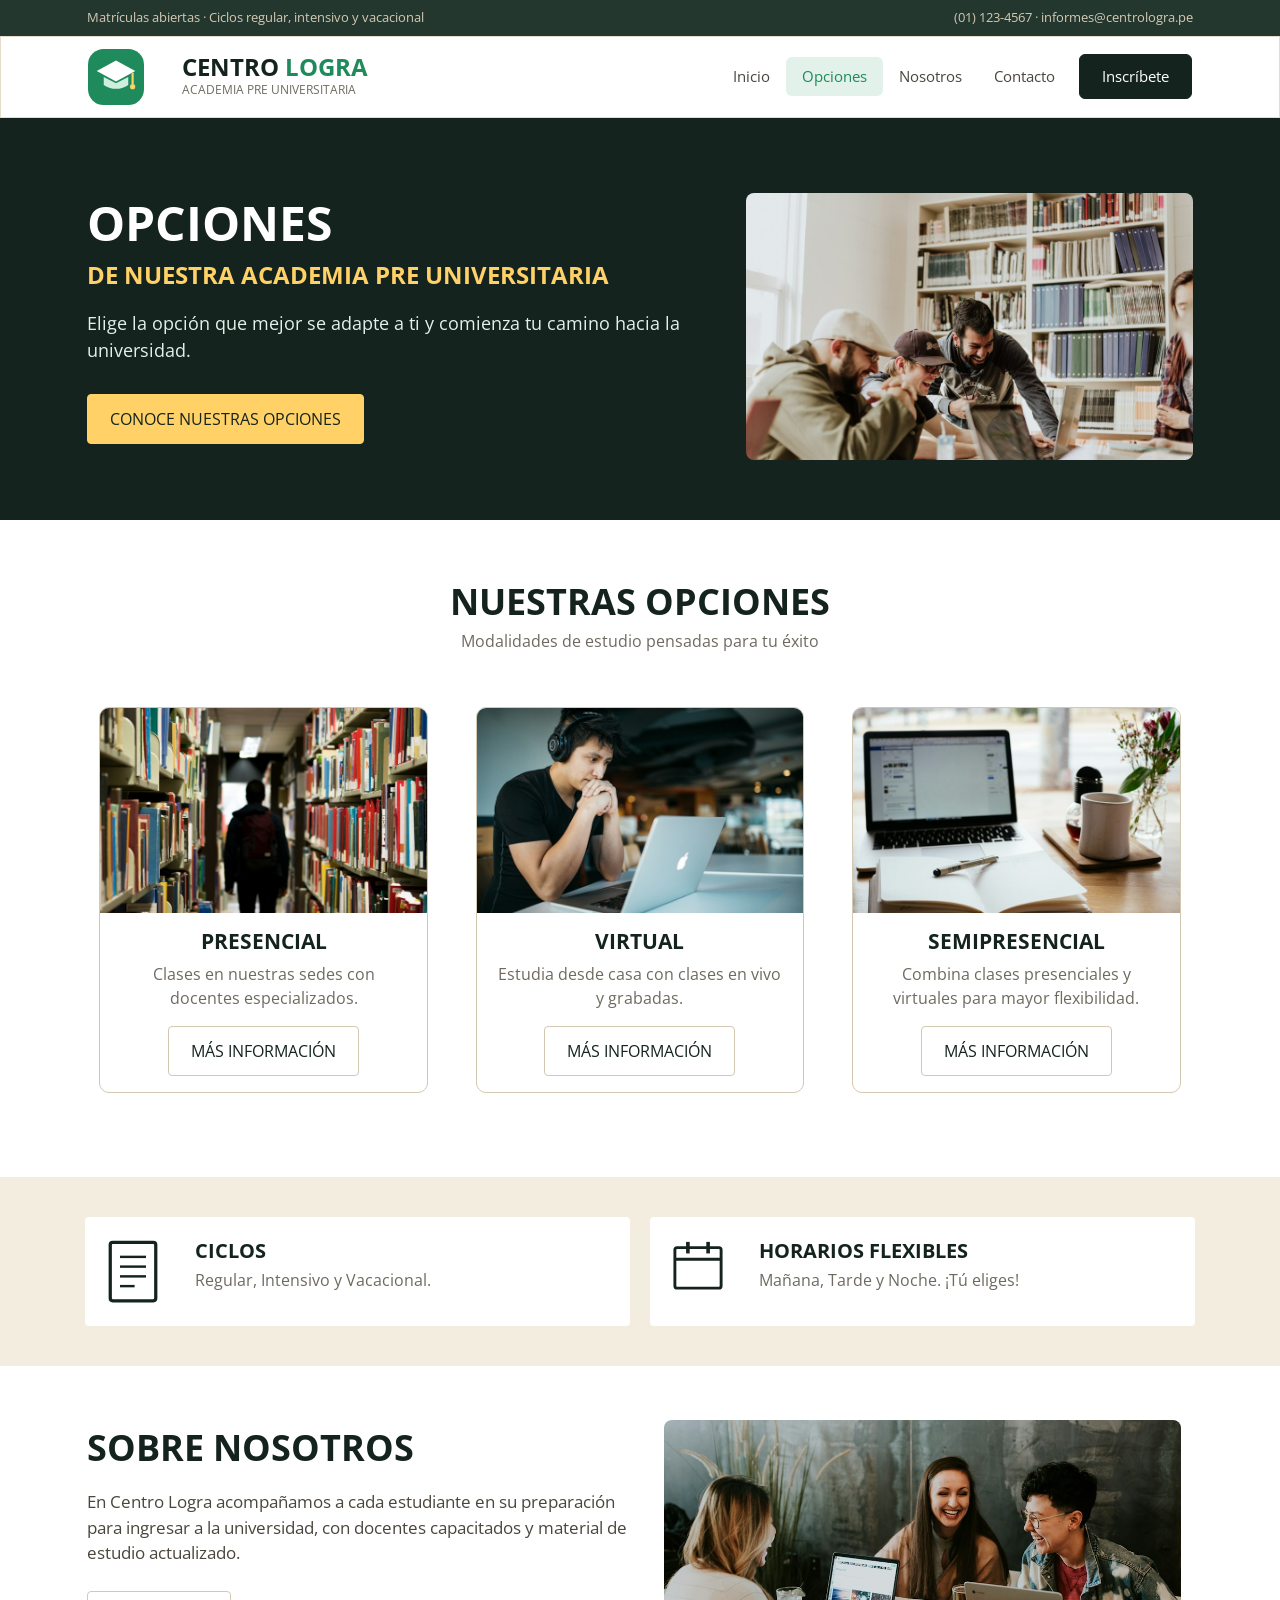
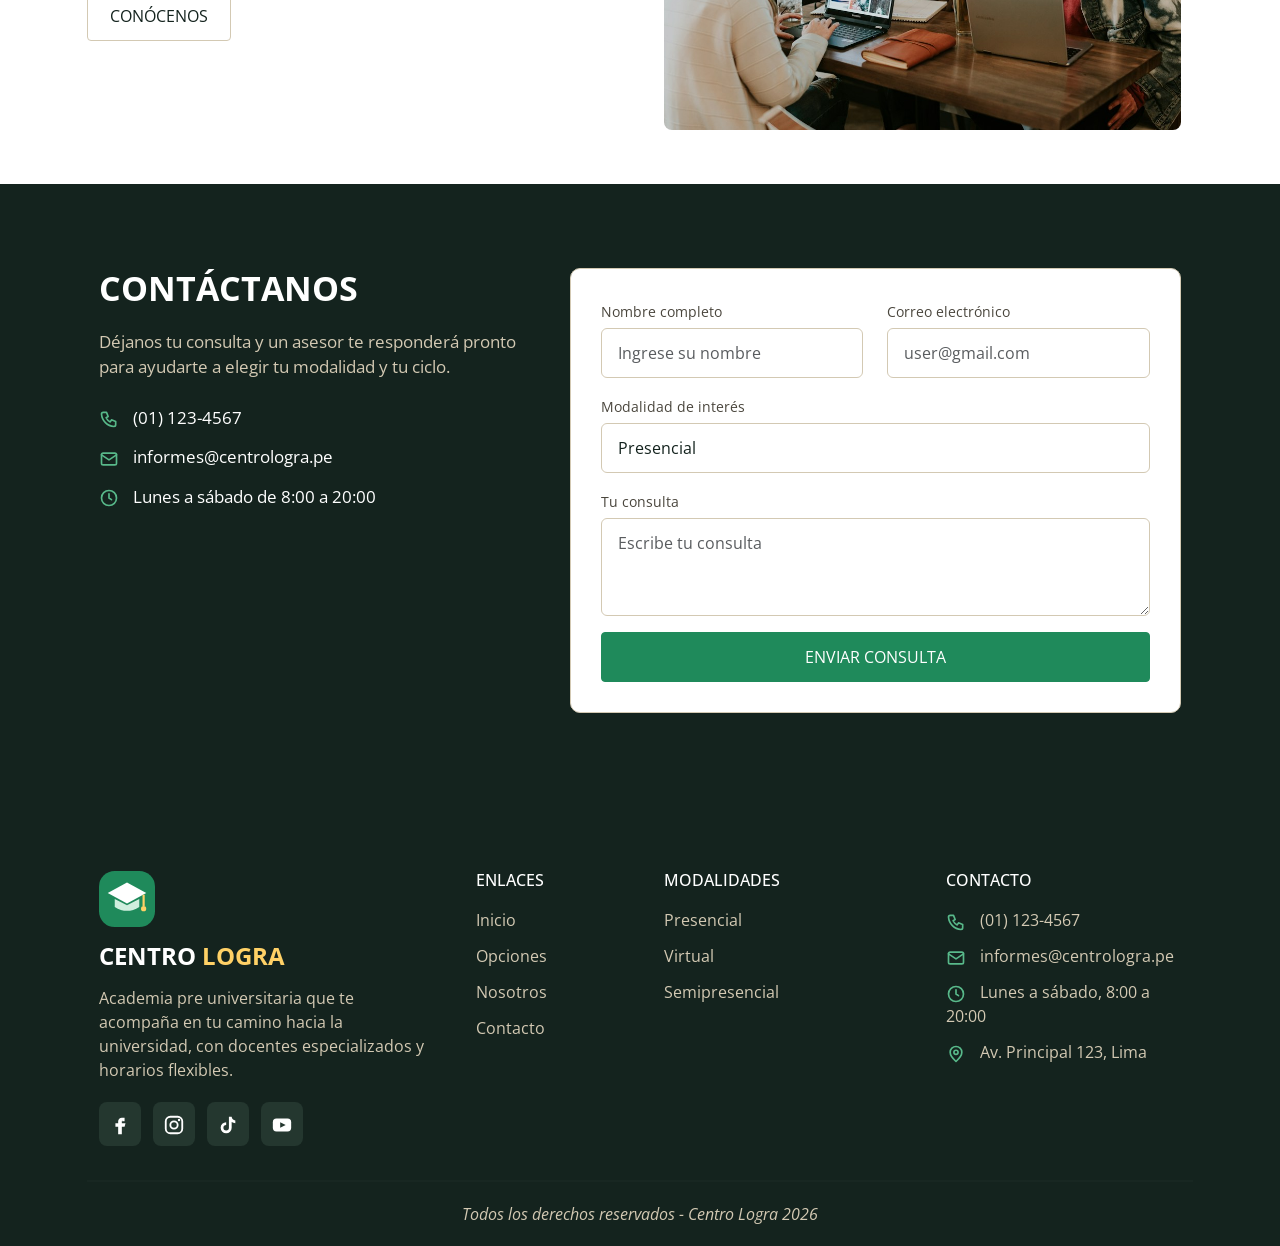
<file: opciones.html>
<!DOCTYPE html>
<html lang="es">

    <head>
        <meta charset="UTF-8">
        <meta name="viewport" content="width=device-width, initial-scale=1.0">
        <title>Opciones | Centro Logra</title>
        <link rel="icon" type="image/svg+xml" href="img/logo.svg">

        <link rel="preconnect" href="https://fonts.googleapis.com">
        <link rel="preconnect" href="https://fonts.gstatic.com" crossorigin>
        <link rel="stylesheet" href="https://fonts.googleapis.com/css2?family=Open+Sans:ital,wght@0,300..800;1,300..800&display=swap">

        <link rel="stylesheet" href="css/bootstrap.min.css">
        <link rel="stylesheet" href="css/base.css">
        <link rel="stylesheet" href="css/estructura.css">
        <link rel="stylesheet" href="css/portada.css">
        <link rel="stylesheet" href="css/inicio.css">
        <link rel="stylesheet" href="css/opciones.css">
        <link rel="stylesheet" href="css/nosotros.css">
        <link rel="stylesheet" href="css/contacto.css">
        <link rel="stylesheet" href="css/carrusel.css">
        <link rel="stylesheet" href="css/bloques.css">
        <link rel="stylesheet" href="css/formularios.css">
        <link rel="stylesheet" href="css/tablas.css">
        <link rel="stylesheet" href="css/iconos.css">
        <link rel="stylesheet" href="css/botones.css">
    </head>

    <body class="container-fluid">

        <!-- Inicio de la barra superior -->
        <div id="barra" class="row">
            <div class="col-12 col-md-6">Matrículas abiertas · Ciclos regular, intensivo y vacacional</div>
            <div class="col-12 col-md-6 derecha">(01) 123-4567 · informes@centrologra.pe</div>
        </div>
        <!-- Fin de la barra superior -->

        <!-- Inicio de la cabecera -->
        <header id="encabezado" class="row">

            <div id="logo" class="col-12 col-md-6 col-lg-4">
                <a href="index.html">
                    <div class="row">
                        <div class="col-3">
                            <img src="img/logo.svg" alt="Logo Centro Logra">
                        </div>
                        <div class="col-9">
                            <h3>CENTRO <span>LOGRA</span></h3>
                            <p>ACADEMIA PRE UNIVERSITARIA</p>
                        </div>
                    </div>
                </a>
            </div>

            <!-- Inicio de la navBar -->
            <nav class="nav col-12 col-md-6 col-lg-8">
                <a class="nav-link" href="index.html">Inicio</a>
                <a class="nav-link active" aria-current="page" href="opciones.html">Opciones</a>
                <a class="nav-link" href="nosotros.html">Nosotros</a>
                <a class="nav-link" href="contacto.html">Contacto</a>
                <a class="boton-secundario" href="contacto.html">Inscríbete</a>
            </nav>
            <!-- Fin de la navBar -->

        </header>
        <!-- Fin de la cabecera -->

        <main>

            <!-- Inicio de la section portada -->
            <section id="portada" class="row">
                <article class="col-12 col-lg-7">
                    <h1>OPCIONES</h1>
                    <h2>DE NUESTRA ACADEMIA PRE UNIVERSITARIA</h2>
                    <p>Elige la opción que mejor se adapte a ti y comienza tu camino hacia la universidad.</p>
                    <a href="#opciones" class="boton-principal">CONOCE NUESTRAS OPCIONES</a>
                </article>
                <article class="col-12 col-lg-5">
                    <picture>
                        <img src="img/fotos/graduacion-1000.jpg" alt="Estudiantes de la academia">
                    </picture>
                </article>
            </section>
            <!-- Fin de la section portada -->

            <!-- Inicio de la section opciones -->
            <section id="opciones" class="row">
                <article class="col-12">
                    <h2>NUESTRAS OPCIONES</h2>
                    <p class="subtitulo">Modalidades de estudio pensadas para tu éxito</p>
                </article>

                <article class="col-12 col-md-4 p-4">
                    <div class="card">
                        <picture>
                            <img src="img/fotos/presencial-700.jpg" class="card-img-top" alt="Modalidad presencial">
                        </picture>
                        <div class="card-body">
                            <h3 class="card-title">PRESENCIAL</h3>
                            <p class="card-text">Clases en nuestras sedes con docentes especializados.</p>
                            <a href="presencial.html" class="boton-secundario">MÁS INFORMACIÓN</a>
                        </div>
                    </div>
                </article>

                <article class="col-12 col-md-4 p-4">
                    <div class="card">
                        <picture>
                            <img src="img/fotos/virtual-700.jpg" class="card-img-top" alt="Modalidad virtual">
                        </picture>
                        <div class="card-body">
                            <h3 class="card-title">VIRTUAL</h3>
                            <p class="card-text">Estudia desde casa con clases en vivo y grabadas.</p>
                            <a href="virtual.html" class="boton-secundario">MÁS INFORMACIÓN</a>
                        </div>
                    </div>
                </article>

                <article class="col-12 col-md-4 p-4">
                    <div class="card">
                        <picture>
                            <img src="img/fotos/semipresencial-700.jpg" class="card-img-top" alt="Modalidad semipresencial">
                        </picture>
                        <div class="card-body">
                            <h3 class="card-title">SEMIPRESENCIAL</h3>
                            <p class="card-text">Combina clases presenciales y virtuales para mayor flexibilidad.</p>
                            <a href="semipresencial.html" class="boton-secundario">MÁS INFORMACIÓN</a>
                        </div>
                    </div>
                </article>

            </section>
            <!-- Fin de la section opciones -->

            <!-- Inicio de la section ciclos y horarios -->
            <section id="beneficios" class="row">
                <article class="col-12 col-md-6">
                    <div class="row">
                        <div class="col-3 col-lg-2">
                            <img src="img/ciclos.svg" alt="Ciclos">
                        </div>
                        <div class="col-9 col-lg-10">
                            <h3>CICLOS</h3>
                            <p>Regular, Intensivo y Vacacional.</p>
                        </div>
                    </div>
                </article>
                <article class="col-12 col-md-6">
                    <div class="row">
                        <div class="col-3 col-lg-2">
                            <img src="img/horarios.svg" alt="Horarios">
                        </div>
                        <div class="col-9 col-lg-10">
                            <h3>HORARIOS FLEXIBLES</h3>
                            <p>Mañana, Tarde y Noche. ¡Tú eliges!</p>
                        </div>
                    </div>
                </article>
            </section>
            <!-- Fin de la section ciclos y horarios -->

            <!-- Inicio de la section sobre nosotros -->
            <section id="sobreNosotros" class="row">
                <article class="col-12 col-md-6">
                    <h2>SOBRE NOSOTROS</h2>
                    <p>En Centro Logra acompañamos a cada estudiante en su preparación para ingresar a la universidad, con docentes capacitados y material de estudio actualizado.</p>
                    <a href="nosotros.html" class="boton-secundario">CONÓCENOS</a>
                </article>
                <article class="col-12 col-md-6 p-4">
                    <picture>
                        <img src="img/fotos/estudiantes-1000.jpg" alt="Estudiantes preparándose">
                    </picture>
                </article>
            </section>
            <!-- Fin de la section sobre nosotros -->

            <!-- Inicio del formulario de contacto -->
            <section id="contactanos" class="row">
                <article class="col-12 col-lg-5 p-4">
                    <h2>CONTÁCTANOS</h2>
                    <p>Déjanos tu consulta y un asesor te responderá pronto para ayudarte a elegir tu modalidad y tu ciclo.</p>
                    <ul>
                        <li><img src="img/telefono.svg" class="icono" alt="Teléfono"> (01) 123-4567</li>
                        <li><img src="img/correo.svg" class="icono" alt="Correo"> informes@centrologra.pe</li>
                        <li><img src="img/reloj.svg" class="icono" alt="Horario"> Lunes a sábado de 8:00 a 20:00</li>
                    </ul>
                </article>

                <article class="col-12 col-lg-7 p-4">
                    <form class="formulario">
                        <div class="row">

                            <div class="col-12 col-md-6 mb-3">
                                <label for="nombreConsulta" class="form-label">Nombre completo</label>
                                <input type="text" id="nombreConsulta" class="form-control" placeholder="Ingrese su nombre" required>
                            </div>

                            <div class="col-12 col-md-6 mb-3">
                                <label for="correoConsulta" class="form-label">Correo electrónico</label>
                                <input type="email" id="correoConsulta" class="form-control" placeholder="user@gmail.com" required>
                            </div>

                            <div class="col-12 mb-3">
                                <label for="modalidadConsulta" class="form-label">Modalidad de interés</label>
                                <select id="modalidadConsulta" class="form-control">
                                    <option disabled>Elige una modalidad</option>
                                    <option>Presencial</option>
                                    <option>Virtual</option>
                                    <option>Semipresencial</option>
                                </select>
                            </div>

                            <div class="col-12 mb-3">
                                <label for="consulta" class="form-label">Tu consulta</label>
                                <textarea id="consulta" class="form-control" rows="3" placeholder="Escribe tu consulta"></textarea>
                            </div>

                            <div class="col-12">
                                <input type="submit" class="boton-principal w-100" value="ENVIAR CONSULTA">
                            </div>

                        </div>
                    </form>
                </article>
            </section>
            <!-- Fin del formulario de contacto -->

        </main>

        <!-- Inicio del pie de página -->
        <footer class="row">

            <article class="col-12 col-md-6 col-lg-4 p-4">
                <img src="img/logo.svg" class="logo-pie" alt="Logo Centro Logra">
                <h3>CENTRO <span>LOGRA</span></h3>
                <p>Academia pre universitaria que te acompaña en tu camino hacia la universidad, con docentes especializados y horarios flexibles.</p>
                <div class="redes">
                    <a href="#" class="facebook"><img src="img/facebook.svg" alt="Facebook"></a>
                    <a href="#" class="instagram"><img src="img/instagram.svg" alt="Instagram"></a>
                    <a href="#" class="tiktok"><img src="img/tiktok.svg" alt="TikTok"></a>
                    <a href="#" class="youtube"><img src="img/youtube.svg" alt="YouTube"></a>
                </div>
            </article>

            <article class="col-12 col-md-6 col-lg-2 p-4">
                <h4>ENLACES</h4>
                <ul>
                    <li><a href="index.html">Inicio</a></li>
                    <li><a href="opciones.html">Opciones</a></li>
                    <li><a href="nosotros.html">Nosotros</a></li>
                    <li><a href="contacto.html">Contacto</a></li>
                </ul>
            </article>

            <article class="col-12 col-md-6 col-lg-3 p-4">
                <h4>MODALIDADES</h4>
                <ul>
                    <li><a href="presencial.html">Presencial</a></li>
                    <li><a href="virtual.html">Virtual</a></li>
                    <li><a href="semipresencial.html">Semipresencial</a></li>
                </ul>
            </article>

            <article class="col-12 col-md-6 col-lg-3 p-4">
                <h4>CONTACTO</h4>
                <ul>
                    <li><img src="img/telefono.svg" class="icono" alt="Teléfono"> (01) 123-4567</li>
                    <li><img src="img/correo.svg" class="icono" alt="Correo"> informes@centrologra.pe</li>
                    <li><img src="img/reloj.svg" class="icono" alt="Horario"> Lunes a sábado, 8:00 a 20:00</li>
                    <li><img src="img/ubicacion.svg" class="icono" alt="Dirección"> Av. Principal 123, Lima</li>
                </ul>
            </article>

            <article class="col-12">
                <hr>
                <p class="derechos"><i>Todos los derechos reservados - Centro Logra 2026</i></p>
            </article>

        </footer>
        <!-- Fin del pie de página -->

    </body>
    <script src="js/bootstrap.bundle.min.js"></script>
</html>
</file>
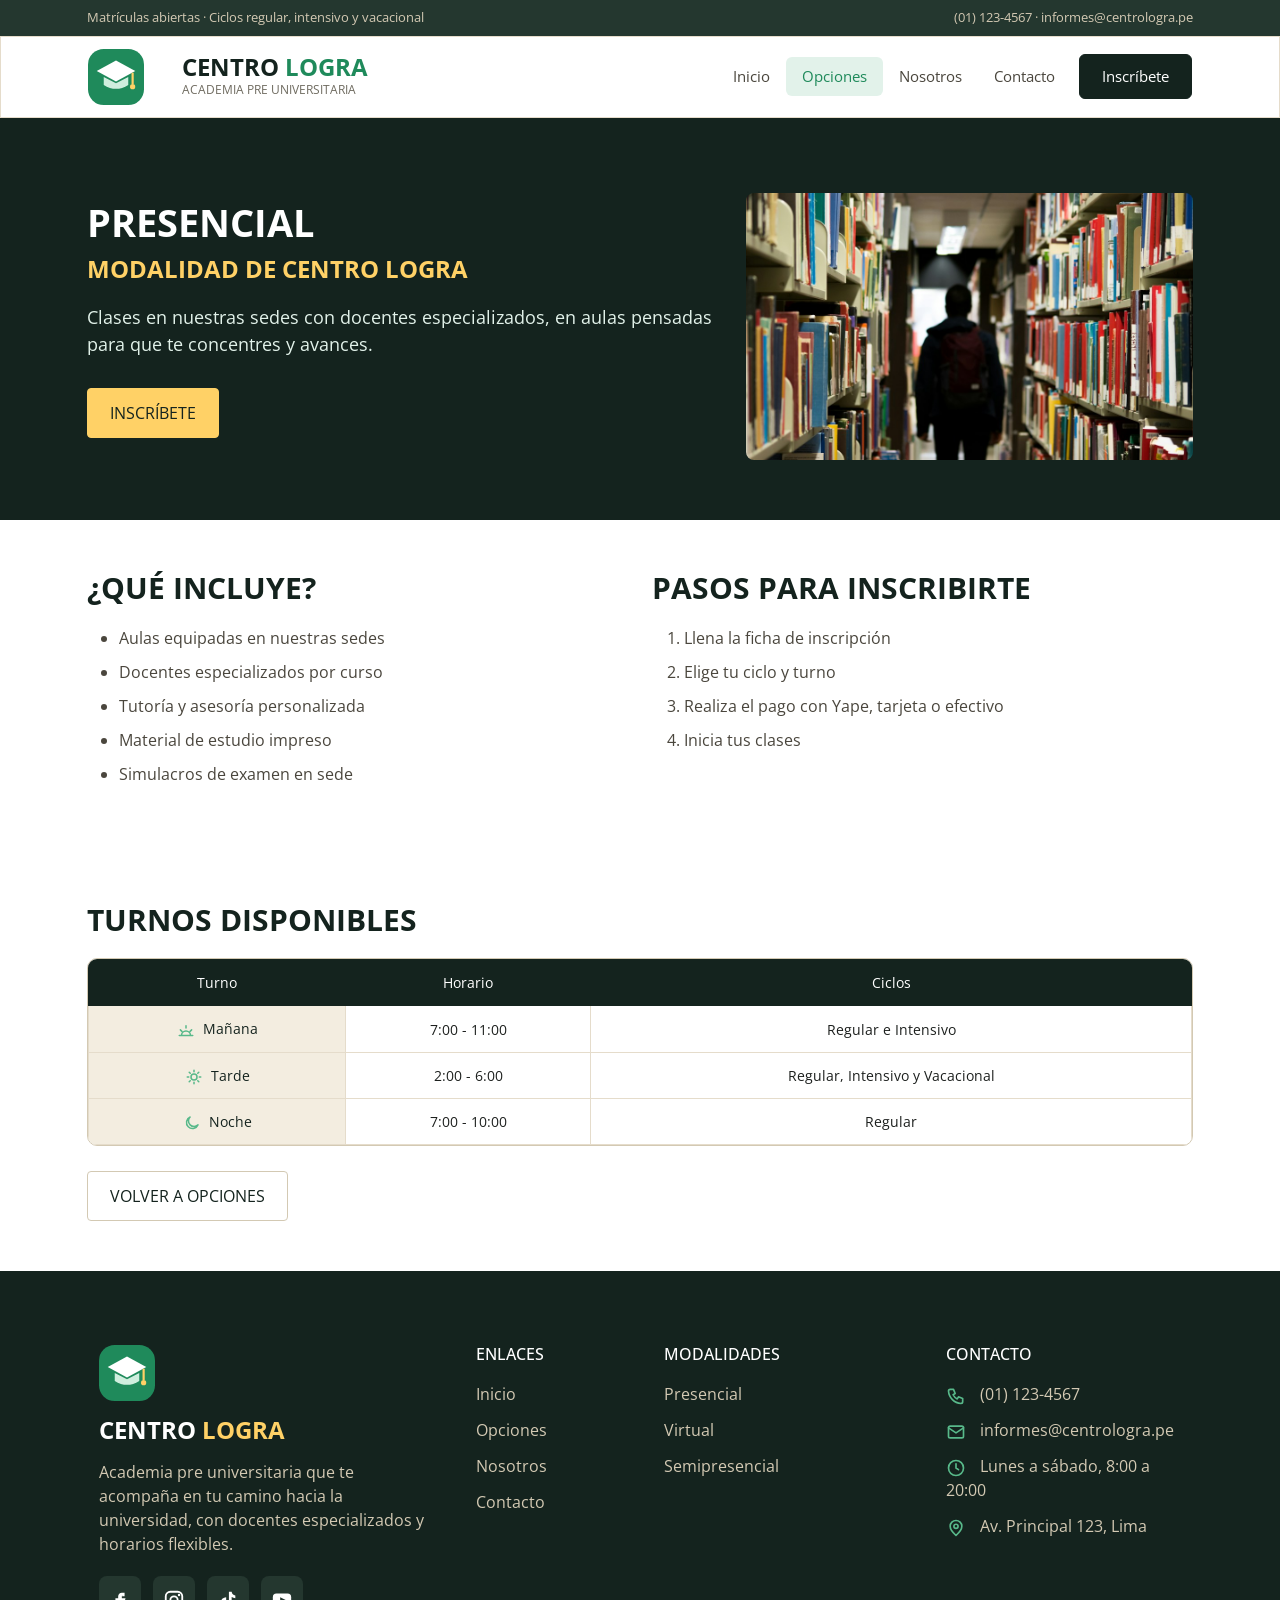
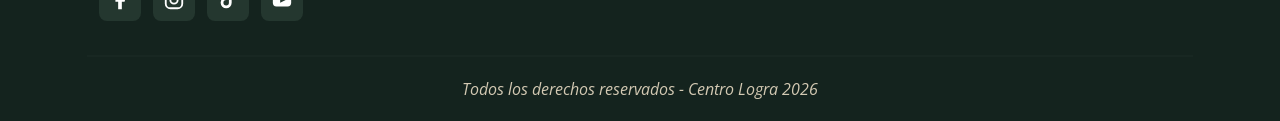
<file: presencial.html>
<!DOCTYPE html>
<html lang="es">

    <head>
        <meta charset="UTF-8">
        <meta name="viewport" content="width=device-width, initial-scale=1.0">
        <title>Presencial | Centro Logra</title>
        <link rel="icon" type="image/svg+xml" href="img/logo.svg">

        <link rel="preconnect" href="https://fonts.googleapis.com">
        <link rel="preconnect" href="https://fonts.gstatic.com" crossorigin>
        <link rel="stylesheet" href="https://fonts.googleapis.com/css2?family=Open+Sans:ital,wght@0,300..800;1,300..800&display=swap">

        <link rel="stylesheet" href="css/bootstrap.min.css">
        <link rel="stylesheet" href="css/base.css">
        <link rel="stylesheet" href="css/estructura.css">
        <link rel="stylesheet" href="css/portada.css">
        <link rel="stylesheet" href="css/inicio.css">
        <link rel="stylesheet" href="css/opciones.css">
        <link rel="stylesheet" href="css/nosotros.css">
        <link rel="stylesheet" href="css/contacto.css">
        <link rel="stylesheet" href="css/carrusel.css">
        <link rel="stylesheet" href="css/bloques.css">
        <link rel="stylesheet" href="css/formularios.css">
        <link rel="stylesheet" href="css/tablas.css">
        <link rel="stylesheet" href="css/iconos.css">
        <link rel="stylesheet" href="css/botones.css">
    </head>

    <body class="container-fluid">

        <!-- Inicio de la barra superior -->
        <div id="barra" class="row">
            <div class="col-12 col-md-6">Matrículas abiertas · Ciclos regular, intensivo y vacacional</div>
            <div class="col-12 col-md-6 derecha">(01) 123-4567 · informes@centrologra.pe</div>
        </div>
        <!-- Fin de la barra superior -->

        <!-- Inicio de la cabecera -->
        <header id="encabezado" class="row">

            <div id="logo" class="col-12 col-md-6 col-lg-4">
                <a href="index.html">
                    <div class="row">
                        <div class="col-3">
                            <img src="img/logo.svg" alt="Logo Centro Logra">
                        </div>
                        <div class="col-9">
                            <h3>CENTRO <span>LOGRA</span></h3>
                            <p>ACADEMIA PRE UNIVERSITARIA</p>
                        </div>
                    </div>
                </a>
            </div>

            <!-- Inicio de la navBar -->
            <nav class="nav col-12 col-md-6 col-lg-8">
                <a class="nav-link" href="index.html">Inicio</a>
                <a class="nav-link active" aria-current="page" href="opciones.html">Opciones</a>
                <a class="nav-link" href="nosotros.html">Nosotros</a>
                <a class="nav-link" href="contacto.html">Contacto</a>
                <a class="boton-secundario" href="contacto.html">Inscríbete</a>
            </nav>
            <!-- Fin de la navBar -->

        </header>
        <!-- Fin de la cabecera -->

        <main>

            <!-- Inicio de la section portada -->
            <section id="portada" class="row">
                <article class="col-12 col-lg-7">
                    <h1 class="titulo-largo">PRESENCIAL</h1>
                    <h2>MODALIDAD DE CENTRO LOGRA</h2>
                    <p>Clases en nuestras sedes con docentes especializados, en aulas pensadas para que te concentres y avances.</p>
                    <a href="contacto.html" class="boton-principal">INSCRÍBETE</a>
                </article>
                <article class="col-12 col-lg-5">
                    <picture>
                        <img src="img/fotos/presencial-1000.jpg" alt="Modalidad presencial">
                    </picture>
                </article>
            </section>
            <!-- Fin de la section portada -->

            <!-- Inicio de la section qué incluye -->
            <section class="row bloque">
                <article class="col-12 col-md-6">
                    <h2>¿QUÉ INCLUYE?</h2>
                    <ul>
                        <li>Aulas equipadas en nuestras sedes</li>
                        <li>Docentes especializados por curso</li>
                        <li>Tutoría y asesoría personalizada</li>
                        <li>Material de estudio impreso</li>
                        <li>Simulacros de examen en sede</li>
                    </ul>
                </article>
                <article class="col-12 col-md-6">
                    <h2>PASOS PARA INSCRIBIRTE</h2>
                    <ol>
                        <li>Llena la ficha de inscripción</li>
                        <li>Elige tu ciclo y turno</li>
                        <li>Realiza el pago con Yape, tarjeta o efectivo</li>
                        <li>Inicia tus clases</li>
                    </ol>
                </article>
            </section>
            <!-- Fin de la section qué incluye -->

            <!-- Inicio de la section turnos -->
            <section class="row bloque">
                <article class="col-12">
                    <h2>TURNOS DISPONIBLES</h2>

                    <div class="tabla">
                        <table>
                            <tbody>

                                <tr>
                                    <td class="titulo-tabla">Turno</td>
                                    <td class="titulo-tabla">Horario</td>
                                    <td class="titulo-tabla">Ciclos</td>
                                </tr>

                            <tr>
                                <td class="turno"><img class="icono-tabla" src="img/manana.svg" alt=""> Mañana</td>
                                <td>7:00 - 11:00</td>
                                <td>Regular e Intensivo</td>
                            </tr>
                            <tr>
                                <td class="turno"><img class="icono-tabla" src="img/tarde.svg" alt=""> Tarde</td>
                                <td>2:00 - 6:00</td>
                                <td>Regular, Intensivo y Vacacional</td>
                            </tr>
                            <tr>
                                <td class="turno"><img class="icono-tabla" src="img/noche.svg" alt=""> Noche</td>
                                <td>7:00 - 10:00</td>
                                <td>Regular</td>
                            </tr>

                            </tbody>
                        </table>
                    </div>

                    <a href="opciones.html" class="boton-secundario">VOLVER A OPCIONES</a>
                </article>
            </section>
            <!-- Fin de la section turnos -->

        </main>

        <!-- Inicio del pie de página -->
        <footer class="row">

            <article class="col-12 col-md-6 col-lg-4 p-4">
                <img src="img/logo.svg" class="logo-pie" alt="Logo Centro Logra">
                <h3>CENTRO <span>LOGRA</span></h3>
                <p>Academia pre universitaria que te acompaña en tu camino hacia la universidad, con docentes especializados y horarios flexibles.</p>
                <div class="redes">
                    <a href="#" class="facebook"><img src="img/facebook.svg" alt="Facebook"></a>
                    <a href="#" class="instagram"><img src="img/instagram.svg" alt="Instagram"></a>
                    <a href="#" class="tiktok"><img src="img/tiktok.svg" alt="TikTok"></a>
                    <a href="#" class="youtube"><img src="img/youtube.svg" alt="YouTube"></a>
                </div>
            </article>

            <article class="col-12 col-md-6 col-lg-2 p-4">
                <h4>ENLACES</h4>
                <ul>
                    <li><a href="index.html">Inicio</a></li>
                    <li><a href="opciones.html">Opciones</a></li>
                    <li><a href="nosotros.html">Nosotros</a></li>
                    <li><a href="contacto.html">Contacto</a></li>
                </ul>
            </article>

            <article class="col-12 col-md-6 col-lg-3 p-4">
                <h4>MODALIDADES</h4>
                <ul>
                    <li><a href="presencial.html">Presencial</a></li>
                    <li><a href="virtual.html">Virtual</a></li>
                    <li><a href="semipresencial.html">Semipresencial</a></li>
                </ul>
            </article>

            <article class="col-12 col-md-6 col-lg-3 p-4">
                <h4>CONTACTO</h4>
                <ul>
                    <li><img src="img/telefono.svg" class="icono" alt="Teléfono"> (01) 123-4567</li>
                    <li><img src="img/correo.svg" class="icono" alt="Correo"> informes@centrologra.pe</li>
                    <li><img src="img/reloj.svg" class="icono" alt="Horario"> Lunes a sábado, 8:00 a 20:00</li>
                    <li><img src="img/ubicacion.svg" class="icono" alt="Dirección"> Av. Principal 123, Lima</li>
                </ul>
            </article>

            <article class="col-12">
                <hr>
                <p class="derechos"><i>Todos los derechos reservados - Centro Logra 2026</i></p>
            </article>

        </footer>
        <!-- Fin del pie de página -->

    </body>
    <script src="js/bootstrap.bundle.min.js"></script>
</html>
</file>
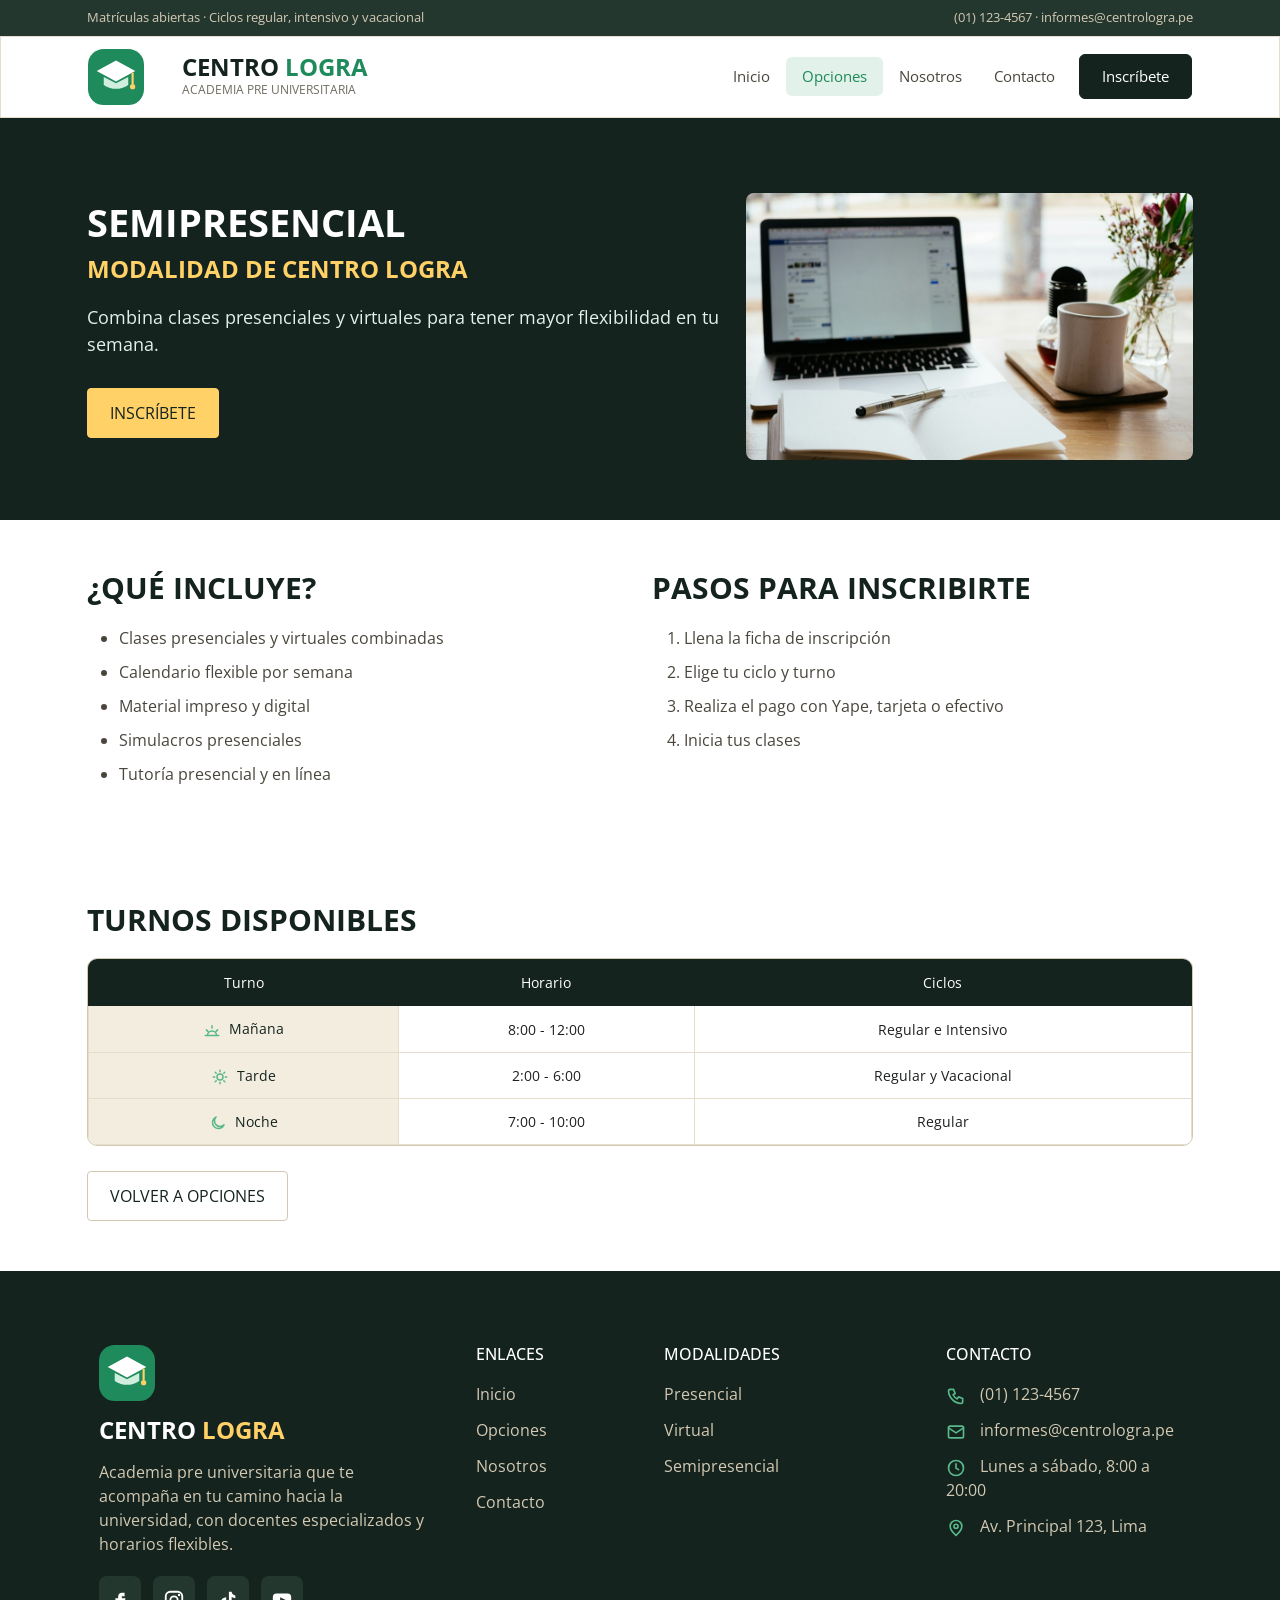
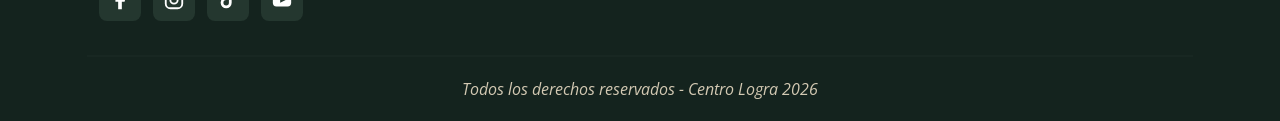
<file: semipresencial.html>
<!DOCTYPE html>
<html lang="es">

    <head>
        <meta charset="UTF-8">
        <meta name="viewport" content="width=device-width, initial-scale=1.0">
        <title>Semipresencial | Centro Logra</title>
        <link rel="icon" type="image/svg+xml" href="img/logo.svg">

        <link rel="preconnect" href="https://fonts.googleapis.com">
        <link rel="preconnect" href="https://fonts.gstatic.com" crossorigin>
        <link rel="stylesheet" href="https://fonts.googleapis.com/css2?family=Open+Sans:ital,wght@0,300..800;1,300..800&display=swap">

        <link rel="stylesheet" href="css/bootstrap.min.css">
        <link rel="stylesheet" href="css/base.css">
        <link rel="stylesheet" href="css/estructura.css">
        <link rel="stylesheet" href="css/portada.css">
        <link rel="stylesheet" href="css/inicio.css">
        <link rel="stylesheet" href="css/opciones.css">
        <link rel="stylesheet" href="css/nosotros.css">
        <link rel="stylesheet" href="css/contacto.css">
        <link rel="stylesheet" href="css/carrusel.css">
        <link rel="stylesheet" href="css/bloques.css">
        <link rel="stylesheet" href="css/formularios.css">
        <link rel="stylesheet" href="css/tablas.css">
        <link rel="stylesheet" href="css/iconos.css">
        <link rel="stylesheet" href="css/botones.css">
    </head>

    <body class="container-fluid">

        <!-- Inicio de la barra superior -->
        <div id="barra" class="row">
            <div class="col-12 col-md-6">Matrículas abiertas · Ciclos regular, intensivo y vacacional</div>
            <div class="col-12 col-md-6 derecha">(01) 123-4567 · informes@centrologra.pe</div>
        </div>
        <!-- Fin de la barra superior -->

        <!-- Inicio de la cabecera -->
        <header id="encabezado" class="row">

            <div id="logo" class="col-12 col-md-6 col-lg-4">
                <a href="index.html">
                    <div class="row">
                        <div class="col-3">
                            <img src="img/logo.svg" alt="Logo Centro Logra">
                        </div>
                        <div class="col-9">
                            <h3>CENTRO <span>LOGRA</span></h3>
                            <p>ACADEMIA PRE UNIVERSITARIA</p>
                        </div>
                    </div>
                </a>
            </div>

            <!-- Inicio de la navBar -->
            <nav class="nav col-12 col-md-6 col-lg-8">
                <a class="nav-link" href="index.html">Inicio</a>
                <a class="nav-link active" aria-current="page" href="opciones.html">Opciones</a>
                <a class="nav-link" href="nosotros.html">Nosotros</a>
                <a class="nav-link" href="contacto.html">Contacto</a>
                <a class="boton-secundario" href="contacto.html">Inscríbete</a>
            </nav>
            <!-- Fin de la navBar -->

        </header>
        <!-- Fin de la cabecera -->

        <main>

            <!-- Inicio de la section portada -->
            <section id="portada" class="row">
                <article class="col-12 col-lg-7">
                    <h1 class="titulo-largo">SEMIPRESENCIAL</h1>
                    <h2>MODALIDAD DE CENTRO LOGRA</h2>
                    <p>Combina clases presenciales y virtuales para tener mayor flexibilidad en tu semana.</p>
                    <a href="contacto.html" class="boton-principal">INSCRÍBETE</a>
                </article>
                <article class="col-12 col-lg-5">
                    <picture>
                        <img src="img/fotos/semipresencial-1000.jpg" alt="Modalidad semipresencial">
                    </picture>
                </article>
            </section>
            <!-- Fin de la section portada -->

            <!-- Inicio de la section qué incluye -->
            <section class="row bloque">
                <article class="col-12 col-md-6">
                    <h2>¿QUÉ INCLUYE?</h2>
                    <ul>
                        <li>Clases presenciales y virtuales combinadas</li>
                        <li>Calendario flexible por semana</li>
                        <li>Material impreso y digital</li>
                        <li>Simulacros presenciales</li>
                        <li>Tutoría presencial y en línea</li>
                    </ul>
                </article>
                <article class="col-12 col-md-6">
                    <h2>PASOS PARA INSCRIBIRTE</h2>
                    <ol>
                        <li>Llena la ficha de inscripción</li>
                        <li>Elige tu ciclo y turno</li>
                        <li>Realiza el pago con Yape, tarjeta o efectivo</li>
                        <li>Inicia tus clases</li>
                    </ol>
                </article>
            </section>
            <!-- Fin de la section qué incluye -->

            <!-- Inicio de la section turnos -->
            <section class="row bloque">
                <article class="col-12">
                    <h2>TURNOS DISPONIBLES</h2>

                    <div class="tabla">
                        <table>
                            <tbody>

                                <tr>
                                    <td class="titulo-tabla">Turno</td>
                                    <td class="titulo-tabla">Horario</td>
                                    <td class="titulo-tabla">Ciclos</td>
                                </tr>

                            <tr>
                                <td class="turno"><img class="icono-tabla" src="img/manana.svg" alt=""> Mañana</td>
                                <td>8:00 - 12:00</td>
                                <td>Regular e Intensivo</td>
                            </tr>
                            <tr>
                                <td class="turno"><img class="icono-tabla" src="img/tarde.svg" alt=""> Tarde</td>
                                <td>2:00 - 6:00</td>
                                <td>Regular y Vacacional</td>
                            </tr>
                            <tr>
                                <td class="turno"><img class="icono-tabla" src="img/noche.svg" alt=""> Noche</td>
                                <td>7:00 - 10:00</td>
                                <td>Regular</td>
                            </tr>

                            </tbody>
                        </table>
                    </div>

                    <a href="opciones.html" class="boton-secundario">VOLVER A OPCIONES</a>
                </article>
            </section>
            <!-- Fin de la section turnos -->

        </main>

        <!-- Inicio del pie de página -->
        <footer class="row">

            <article class="col-12 col-md-6 col-lg-4 p-4">
                <img src="img/logo.svg" class="logo-pie" alt="Logo Centro Logra">
                <h3>CENTRO <span>LOGRA</span></h3>
                <p>Academia pre universitaria que te acompaña en tu camino hacia la universidad, con docentes especializados y horarios flexibles.</p>
                <div class="redes">
                    <a href="#" class="facebook"><img src="img/facebook.svg" alt="Facebook"></a>
                    <a href="#" class="instagram"><img src="img/instagram.svg" alt="Instagram"></a>
                    <a href="#" class="tiktok"><img src="img/tiktok.svg" alt="TikTok"></a>
                    <a href="#" class="youtube"><img src="img/youtube.svg" alt="YouTube"></a>
                </div>
            </article>

            <article class="col-12 col-md-6 col-lg-2 p-4">
                <h4>ENLACES</h4>
                <ul>
                    <li><a href="index.html">Inicio</a></li>
                    <li><a href="opciones.html">Opciones</a></li>
                    <li><a href="nosotros.html">Nosotros</a></li>
                    <li><a href="contacto.html">Contacto</a></li>
                </ul>
            </article>

            <article class="col-12 col-md-6 col-lg-3 p-4">
                <h4>MODALIDADES</h4>
                <ul>
                    <li><a href="presencial.html">Presencial</a></li>
                    <li><a href="virtual.html">Virtual</a></li>
                    <li><a href="semipresencial.html">Semipresencial</a></li>
                </ul>
            </article>

            <article class="col-12 col-md-6 col-lg-3 p-4">
                <h4>CONTACTO</h4>
                <ul>
                    <li><img src="img/telefono.svg" class="icono" alt="Teléfono"> (01) 123-4567</li>
                    <li><img src="img/correo.svg" class="icono" alt="Correo"> informes@centrologra.pe</li>
                    <li><img src="img/reloj.svg" class="icono" alt="Horario"> Lunes a sábado, 8:00 a 20:00</li>
                    <li><img src="img/ubicacion.svg" class="icono" alt="Dirección"> Av. Principal 123, Lima</li>
                </ul>
            </article>

            <article class="col-12">
                <hr>
                <p class="derechos"><i>Todos los derechos reservados - Centro Logra 2026</i></p>
            </article>

        </footer>
        <!-- Fin del pie de página -->

    </body>
    <script src="js/bootstrap.bundle.min.js"></script>
</html>
</file>
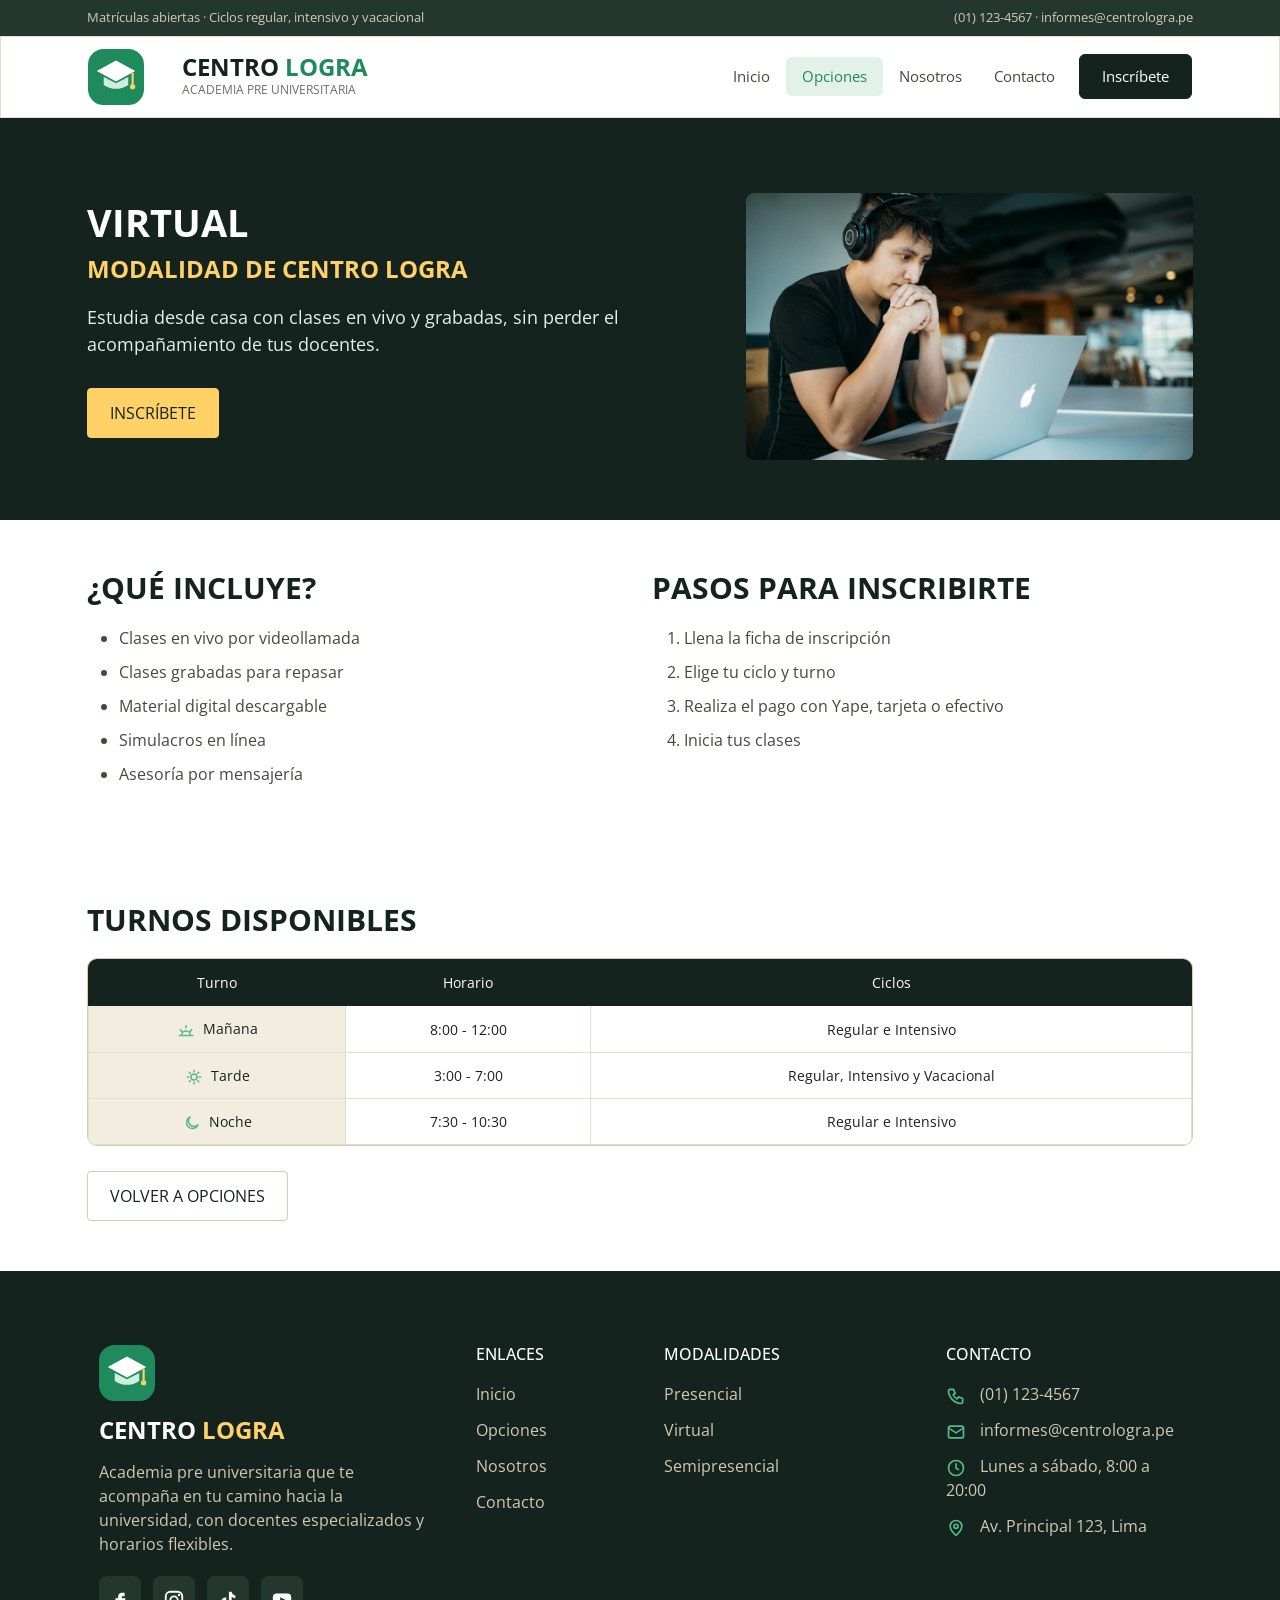
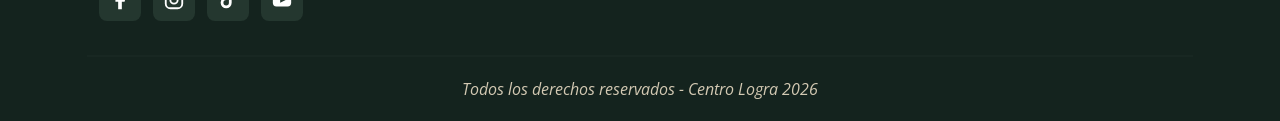
<file: virtual.html>
<!DOCTYPE html>
<html lang="es">

    <head>
        <meta charset="UTF-8">
        <meta name="viewport" content="width=device-width, initial-scale=1.0">
        <title>Virtual | Centro Logra</title>
        <link rel="icon" type="image/svg+xml" href="img/logo.svg">

        <link rel="preconnect" href="https://fonts.googleapis.com">
        <link rel="preconnect" href="https://fonts.gstatic.com" crossorigin>
        <link rel="stylesheet" href="https://fonts.googleapis.com/css2?family=Open+Sans:ital,wght@0,300..800;1,300..800&display=swap">

        <link rel="stylesheet" href="css/bootstrap.min.css">
        <link rel="stylesheet" href="css/base.css">
        <link rel="stylesheet" href="css/estructura.css">
        <link rel="stylesheet" href="css/portada.css">
        <link rel="stylesheet" href="css/inicio.css">
        <link rel="stylesheet" href="css/opciones.css">
        <link rel="stylesheet" href="css/nosotros.css">
        <link rel="stylesheet" href="css/contacto.css">
        <link rel="stylesheet" href="css/carrusel.css">
        <link rel="stylesheet" href="css/bloques.css">
        <link rel="stylesheet" href="css/formularios.css">
        <link rel="stylesheet" href="css/tablas.css">
        <link rel="stylesheet" href="css/iconos.css">
        <link rel="stylesheet" href="css/botones.css">
    </head>

    <body class="container-fluid">

        <!-- Inicio de la barra superior -->
        <div id="barra" class="row">
            <div class="col-12 col-md-6">Matrículas abiertas · Ciclos regular, intensivo y vacacional</div>
            <div class="col-12 col-md-6 derecha">(01) 123-4567 · informes@centrologra.pe</div>
        </div>
        <!-- Fin de la barra superior -->

        <!-- Inicio de la cabecera -->
        <header id="encabezado" class="row">

            <div id="logo" class="col-12 col-md-6 col-lg-4">
                <a href="index.html">
                    <div class="row">
                        <div class="col-3">
                            <img src="img/logo.svg" alt="Logo Centro Logra">
                        </div>
                        <div class="col-9">
                            <h3>CENTRO <span>LOGRA</span></h3>
                            <p>ACADEMIA PRE UNIVERSITARIA</p>
                        </div>
                    </div>
                </a>
            </div>

            <!-- Inicio de la navBar -->
            <nav class="nav col-12 col-md-6 col-lg-8">
                <a class="nav-link" href="index.html">Inicio</a>
                <a class="nav-link active" aria-current="page" href="opciones.html">Opciones</a>
                <a class="nav-link" href="nosotros.html">Nosotros</a>
                <a class="nav-link" href="contacto.html">Contacto</a>
                <a class="boton-secundario" href="contacto.html">Inscríbete</a>
            </nav>
            <!-- Fin de la navBar -->

        </header>
        <!-- Fin de la cabecera -->

        <main>

            <!-- Inicio de la section portada -->
            <section id="portada" class="row">
                <article class="col-12 col-lg-7">
                    <h1 class="titulo-largo">VIRTUAL</h1>
                    <h2>MODALIDAD DE CENTRO LOGRA</h2>
                    <p>Estudia desde casa con clases en vivo y grabadas, sin perder el acompañamiento de tus docentes.</p>
                    <a href="contacto.html" class="boton-principal">INSCRÍBETE</a>
                </article>
                <article class="col-12 col-lg-5">
                    <picture>
                        <img src="img/fotos/virtual-1000.jpg" alt="Modalidad virtual">
                    </picture>
                </article>
            </section>
            <!-- Fin de la section portada -->

            <!-- Inicio de la section qué incluye -->
            <section class="row bloque">
                <article class="col-12 col-md-6">
                    <h2>¿QUÉ INCLUYE?</h2>
                    <ul>
                        <li>Clases en vivo por videollamada</li>
                        <li>Clases grabadas para repasar</li>
                        <li>Material digital descargable</li>
                        <li>Simulacros en línea</li>
                        <li>Asesoría por mensajería</li>
                    </ul>
                </article>
                <article class="col-12 col-md-6">
                    <h2>PASOS PARA INSCRIBIRTE</h2>
                    <ol>
                        <li>Llena la ficha de inscripción</li>
                        <li>Elige tu ciclo y turno</li>
                        <li>Realiza el pago con Yape, tarjeta o efectivo</li>
                        <li>Inicia tus clases</li>
                    </ol>
                </article>
            </section>
            <!-- Fin de la section qué incluye -->

            <!-- Inicio de la section turnos -->
            <section class="row bloque">
                <article class="col-12">
                    <h2>TURNOS DISPONIBLES</h2>

                    <div class="tabla">
                        <table>
                            <tbody>

                                <tr>
                                    <td class="titulo-tabla">Turno</td>
                                    <td class="titulo-tabla">Horario</td>
                                    <td class="titulo-tabla">Ciclos</td>
                                </tr>

                            <tr>
                                <td class="turno"><img class="icono-tabla" src="img/manana.svg" alt=""> Mañana</td>
                                <td>8:00 - 12:00</td>
                                <td>Regular e Intensivo</td>
                            </tr>
                            <tr>
                                <td class="turno"><img class="icono-tabla" src="img/tarde.svg" alt=""> Tarde</td>
                                <td>3:00 - 7:00</td>
                                <td>Regular, Intensivo y Vacacional</td>
                            </tr>
                            <tr>
                                <td class="turno"><img class="icono-tabla" src="img/noche.svg" alt=""> Noche</td>
                                <td>7:30 - 10:30</td>
                                <td>Regular e Intensivo</td>
                            </tr>

                            </tbody>
                        </table>
                    </div>

                    <a href="opciones.html" class="boton-secundario">VOLVER A OPCIONES</a>
                </article>
            </section>
            <!-- Fin de la section turnos -->

        </main>

        <!-- Inicio del pie de página -->
        <footer class="row">

            <article class="col-12 col-md-6 col-lg-4 p-4">
                <img src="img/logo.svg" class="logo-pie" alt="Logo Centro Logra">
                <h3>CENTRO <span>LOGRA</span></h3>
                <p>Academia pre universitaria que te acompaña en tu camino hacia la universidad, con docentes especializados y horarios flexibles.</p>
                <div class="redes">
                    <a href="#" class="facebook"><img src="img/facebook.svg" alt="Facebook"></a>
                    <a href="#" class="instagram"><img src="img/instagram.svg" alt="Instagram"></a>
                    <a href="#" class="tiktok"><img src="img/tiktok.svg" alt="TikTok"></a>
                    <a href="#" class="youtube"><img src="img/youtube.svg" alt="YouTube"></a>
                </div>
            </article>

            <article class="col-12 col-md-6 col-lg-2 p-4">
                <h4>ENLACES</h4>
                <ul>
                    <li><a href="index.html">Inicio</a></li>
                    <li><a href="opciones.html">Opciones</a></li>
                    <li><a href="nosotros.html">Nosotros</a></li>
                    <li><a href="contacto.html">Contacto</a></li>
                </ul>
            </article>

            <article class="col-12 col-md-6 col-lg-3 p-4">
                <h4>MODALIDADES</h4>
                <ul>
                    <li><a href="presencial.html">Presencial</a></li>
                    <li><a href="virtual.html">Virtual</a></li>
                    <li><a href="semipresencial.html">Semipresencial</a></li>
                </ul>
            </article>

            <article class="col-12 col-md-6 col-lg-3 p-4">
                <h4>CONTACTO</h4>
                <ul>
                    <li><img src="img/telefono.svg" class="icono" alt="Teléfono"> (01) 123-4567</li>
                    <li><img src="img/correo.svg" class="icono" alt="Correo"> informes@centrologra.pe</li>
                    <li><img src="img/reloj.svg" class="icono" alt="Horario"> Lunes a sábado, 8:00 a 20:00</li>
                    <li><img src="img/ubicacion.svg" class="icono" alt="Dirección"> Av. Principal 123, Lima</li>
                </ul>
            </article>

            <article class="col-12">
                <hr>
                <p class="derechos"><i>Todos los derechos reservados - Centro Logra 2026</i></p>
            </article>

        </footer>
        <!-- Fin del pie de página -->

    </body>
    <script src="js/bootstrap.bundle.min.js"></script>
</html>
</file>
<file: css/base.css>
/* Base: tipografia, colores del cuerpo y titulos */

body {
    font-family: "Open Sans", sans-serif;
    background: white;
    color: #1d201e;
}

h1, h2, h3 {
    color: #14231e;
    font-weight: 700;
}

.centrado {
    text-align: center;
}

.subtitulo {
    color: #6e6a5f;
    margin: 0 0 25px 0;
}
</file>
<file: css/estructura.css>
/* Estructura: barra superior, encabezado y pie de pagina */

/* Encabezado */
#encabezado {
    background: white;
    border: 1px solid #e5dccb;
    padding: 12px 6%;
}

#logo a {
    color: #14231e;
    text-decoration: none;
}

#logo img {
    width: 100%;
    max-width: 56px;
    border-radius: 10px;
}

#logo h3 {
    font-size: 24px;
    margin: 4px 0 0 0;
}

#logo h3 span {
    color: #1f8a5b;
}

#logo p {
    color: #6e6a5f;
    font-size: 12px;
    margin: 0;
}

#encabezado nav {
    justify-content: flex-end;
    align-items: center;
}

#encabezado nav a {
    color: #4a463d;
    font-size: 15px;
    border-radius: 6px;
}

#encabezado nav a.active {
    background: #e2f2ea;
    color: #1f8a5b;
}

#encabezado nav a:hover {
    color: #1f8a5b;
}

#encabezado nav .boton-secundario {
    background: #14231e;
    color: white;
    border: 1px solid #14231e;
    padding: 10px 22px;
    margin: 0 0 0 8px;
}

#encabezado nav .boton-secundario:hover {
    background: #1f8a5b;
    color: white;
    border: 1px solid #1f8a5b;
}

/* Barra superior */
#barra {
    background: #24372f;
    color: #d3c9b3;
    font-size: 13px;
    padding: 8px 6%;
}

#barra .derecha {
    text-align: right;
}

/* Pie de pagina */
footer {
    background: #14231e;
    color: #d3c9b3;
    padding: 50px 6% 20px 6%;
}

footer .logo-pie {
    width: 56px;
    border-radius: 10px;
    margin: 0 0 15px 0;
}

footer h3 span {
    color: #ffd166;
}

footer h3 {
    color: white;
    font-size: 24px;
    margin: 0 0 15px 0;
}

footer h4 {
    color: white;
    font-size: 16px;
    margin: 0 0 18px 0;
}

footer p {
    margin: 0 0 20px 0;
}

footer ul {
    list-style: none;
    padding: 0;
    margin: 0;
}

footer li {
    margin: 0 0 12px 0;
}

footer a {
    color: #d3c9b3;
    text-decoration: none;
}

footer a:hover {
    color: #ffd166;
}

footer .redes a {
    display: inline-block;
    background: #24372f;
    border-radius: 8px;
    padding: 10px;
    margin: 0 8px 0 0;
}

footer .redes a:hover {
    background: #1f8a5b;
}

footer .redes .facebook:hover {
    background: #1877f2;
}

footer .redes .instagram:hover {
    background: #e4405f;
}

footer .redes .tiktok:hover {
    background: #000000;
}

footer .redes .youtube:hover {
    background: #ff0000;
}

footer .redes img {
    width: 22px;
}

footer hr {
    border: 1px solid #24372f;
    margin: 10px 0 20px 0;
}

footer .derechos {
    text-align: center;
    margin: 0;
}
</file>
<file: css/portada.css>
/* Portada: bloque principal de cada pagina */

/* Portada */
#portada {
    align-items: center;
    background: #14231e;
    padding: 60px 6%;
}

#portada h1 {
    color: white;
    font-size: 48px;
    margin: 0;
}

#portada .titulo-largo {
    font-size: 38px;
}

#portada h2 {
    color: #ffd166;
    font-size: 24px;
    margin: 10px 0 20px 0;
}

#portada p {
    color: #e2f2ea;
    font-size: 18px;
    margin: 0 0 30px 0;
}

#portada img {
    width: 100%;
    border-radius: 8px;
    margin: 15px 0 0 0;
}

/* Carrusel */
#portada .boton-principal,
#cta .boton-principal {
    background: #ffd166;
    color: #14231e;
    border: 1px solid #ffd166;
}

#portada .boton-principal:hover,
#cta .boton-principal:hover {
    background: white;
    color: #14231e;
    border: 1px solid white;
}

/* Portada con foto de fondo (inicio) */
#portada.foto {
    background-image: linear-gradient(rgba(20, 35, 30, 0.82), rgba(20, 35, 30, 0.82)), url("../img/fotos/clase-1600.jpg");
    background-size: cover;
    background-position: center;
    padding: 70px 6%;
}

#portada .formulario h3 {
    font-size: 20px;
    margin: 0 0 6px 0;
}

#portada .formulario p {
    color: #6e6a5f;
    font-size: 15px;
    margin: 0 0 18px 0;
}

#portada .formulario .boton-principal {
    color: white;
    background: #1f8a5b;
    border: 1px solid #1f8a5b;
}

#portada .formulario .boton-principal:hover {
    background: #14231e;
    color: white;
    border: 1px solid #14231e;
}
</file>
<file: css/inicio.css>
/* Inicio: razones, pasos, galeria y preguntas frecuentes */

/* Razones numeradas */
#porque h2,
#pasos h2,
#preguntas h2,
#galeria h2 {
    margin: 0 0 15px 0;
}

.razon {
    border-top: 3px solid #14231e;
    padding: 18px 0 0 0;
}

.razon h3,
.paso h3 {
    font-size: 20px;
    margin: 0 0 8px 0;
}

.razon p,
.paso p {
    color: #6e6a5f;
    margin: 0;
}

.numero {
    display: block;
    color: #1f8a5b;
    font-size: 38px;
    font-weight: 700;
    margin: 0 0 6px 0;
}

/* Pasos */
#pasos {
    background: #f3ede0;
    padding: 60px 6%;
}

.paso {
    background: white;
    border: 1px solid #e5dccb;
    border-radius: 6px;
    padding: 22px;
    height: 100%;
}

/* Galeria con carrusel */
#galeria {
    align-items: center;
    background: white;
    padding: 60px 6%;
}

#galeria h2 {
    font-size: 36px;
}

#galeria p {
    color: #4a463d;
    font-size: 17px;
    margin: 0 0 25px 0;
}

#galeria img {
    width: 100%;
    border-radius: 6px;
}

/* Preguntas frecuentes */
#preguntas {
    background: white;
    padding: 60px 6%;
}

#preguntas h2 {
    font-size: 32px;
}

#preguntas p {
    color: #6e6a5f;
}

#preguntas details {
    border-bottom: 1px solid #d3c9b3;
    padding: 16px 0;
}

#preguntas summary {
    color: #14231e;
    font-size: 18px;
}

#preguntas details p {
    margin: 12px 0 0 0;
}
</file>
<file: css/opciones.css>
/* Opciones: modalidades, tarjetas y ciclos */

/* Opciones */
#opciones,
#porque,
#valores {
    background: white;
    padding: 60px 6%;
    text-align: center;
}

#opciones h2,
#porque h2,
#valores h2 {
    font-size: 36px;
    margin: 0 0 5px 0;
}

#opciones .subtitulo,
#porque .subtitulo,
#valores .subtitulo {
    color: #6e6a5f;
    margin: 0 0 30px 0;
}

#opciones .card,
#porque .card,
#valores .card {
    background: white;
    color: #14231e;
    border: 1px solid #d3c9b3;
    border-radius: 10px;
    height: 100%;
    transition: all 0.2s;
}

#opciones .card:hover,
#porque .card:hover,
#valores .card:hover {
    border: 1px solid #1f8a5b;
}

#opciones .card-img-top,
#porque .card-img-top,
#valores .card-img-top {
    border-radius: 9px 9px 0 0;
}

#opciones .card-body,
#porque .card-body,
#valores .card-body {
    text-align: center;
}

#opciones .card-title,
#porque .card-title,
#valores .card-title {
    font-size: 21px;
}

#opciones .card-text,
#porque .card-text,
#valores .card-text {
    color: #6e6a5f;
}

/* Secciones con texto a la izquierda */
#porque,
#valores {
    text-align: left;
}

#porque {
    background: #f3ede0;
}

#porque .card-body,
#valores .card-body {
    text-align: left;
}

/* Ciclos y horarios */
#beneficios {
    background: #f3ede0;
    padding: 30px 6%;
}

#beneficios article {
    background: white;
    border: 10px solid #f3ede0;
    border-radius: 14px;
    padding: 22px;
}

#beneficios img {
    width: 52px;
}

#beneficios h3 {
    font-size: 20px;
    margin: 0 0 5px 0;
}

#beneficios p {
    color: #6e6a5f;
    margin: 0;
}
</file>
<file: css/nosotros.css>
/* Nosotros: sobre nosotros y horarios */

/* Sobre nosotros */
#sobreNosotros {
    background: white;
    padding: 30px 6%;
}

#sobreNosotros article {
    padding: 30px 12px;
}

#sobreNosotros h2 {
    font-size: 36px;
    margin: 0 0 20px 0;
}

#sobreNosotros p {
    color: #4a463d;
    font-size: 17px;
    margin: 0 0 25px 0;
}

#sobreNosotros img {
    width: 100%;
    border-radius: 8px;
}

/* Horarios */
#horarios {
    background: #f3ede0;
    padding: 60px 6%;
}

#horarios h2 {
    font-size: 34px;
    margin: 0 0 25px 0;
}
</file>
<file: css/contacto.css>
/* Contacto: formularios de contacto e inscripcion */

/* Contactanos */
#contactanos {
    background: #14231e;
    padding: 60px 6%;
}

#contactanos h2 {
    color: white;
    font-size: 34px;
    margin: 0 0 20px 0;
}

#contactanos p {
    color: #d3c9b3;
    font-size: 17px;
    margin: 0 0 25px 0;
}

#contactanos ul {
    list-style: none;
    padding: 0;
    margin: 0;
}

#contactanos li {
    color: white;
    font-size: 17px;
    margin: 0 0 14px 0;
}

/* Inscripcion */
#inscripcion {
    background: #f3ede0;
    padding: 60px 6%;
}

#inscripcion h2 {
    font-size: 34px;
    margin: 0 0 25px 0;
}

.datos {
    background: #14231e;
    color: #d3c9b3;
    border-radius: 10px;
    padding: 30px;
}

.datos h3 {
    color: white;
    font-size: 22px;
    margin: 0 0 20px 0;
}

.datos ul {
    list-style: none;
    padding: 0;
    margin: 0 0 20px 0;
}

.datos li {
    margin: 0 0 14px 0;
    font-size: 17px;
}

.datos p {
    margin: 0;
}
</file>
<file: css/carrusel.css>
/* Carrusel: controles, indicadores y flechas */

.carousel-controles {
    display: flex;
    justify-content: center;
    align-items: center;
    margin: 15px 0 0 0;
}

.flecha {
    background: #14231e;
    color: white;
    border: 0;
    border-radius: 4px;
    padding: 8px 14px;
}

.flecha:hover {
    background: #1f8a5b;
}

.flecha span {
    width: 16px;
    height: 16px;
}

.carousel-indicators {
    position: static;
    width: auto;
    margin: 0 15px;
}

.carousel-indicators [data-bs-target] {
    box-sizing: border-box;
    background-clip: border-box;
    width: 10px;
    height: 10px;
    margin: 0 4px;
    padding: 0;
    border: 1px solid #1f8a5b;
    border-radius: 50%;
    background: transparent;
    opacity: 1;
}

.carousel-indicators [data-bs-target].active {
    background: #1f8a5b;
}
</file>
<file: css/bloques.css>
/* Bloques: contenido de las paginas de modalidad y llamada final */

/* Llamada final */
#cta {
    align-items: center;
    background: #1f8a5b;
    padding: 45px 6%;
}

#cta h2 {
    color: white;
    font-size: 30px;
    margin: 0 0 8px 0;
}

#cta p {
    color: #e2f2ea;
    font-size: 17px;
    margin: 0;
}

/* Bloques de contenido */
.bloque {
    background: white;
    padding: 50px 6%;
}

.bloque h2 {
    font-size: 30px;
    margin: 0 0 20px 0;
}

.bloque p {
    color: #4a463d;
    margin: 0 0 25px 0;
}

.bloque li {
    color: #4a463d;
    margin: 0 0 10px 0;
}

.bloque img {
    width: 100%;
    border-radius: 8px;
}
</file>
<file: css/formularios.css>
/* Formularios: campos, tarjeta del formulario y opciones */

.form-control {
    background: white;
    color: #14231e;
    border: 1px solid #d3c9b3;
    border-radius: 6px;
    padding: 12px 16px;
    font-size: 16px;
}

.form-control:focus {
    border: 1px solid #1f8a5b;
}

.formulario {
    background: white;
    border: 1px solid #d3c9b3;
    border-radius: 10px;
    padding: 30px;
}

.formulario .form-label {
    color: #4a463d;
    font-size: 14px;
    margin: 0 0 6px 0;
}

.opcion {
    display: inline-block;
    background: white;
    border: 1px solid #d3c9b3;
    border-radius: 6px;
    padding: 8px 16px;
    margin: 0 8px 8px 0;
}

.opcion:hover {
    border: 1px solid #1f8a5b;
}

.opcion input,
#terminos {
    accent-color: #1f8a5b;
}
</file>
<file: css/tablas.css>
/* Tablas: horarios y turnos */

/* Tablas de horarios */
.tabla {
    background: white;
    border: 1px solid #d3c9b3;
    border-radius: 10px;
    margin: 0 0 25px 0;
    overflow: auto;
}

.tabla table {
    width: 100%;
    border-collapse: collapse;
}

.tabla td {
    padding: 12px 6px;
    font-size: 14px;
    text-align: center;
    border: 1px solid #e5dccb;
}

.tabla td:hover {
    background: #e2f2ea;
}

.tabla .titulo-tabla {
    background: #14231e;
    color: white;
    border: 1px solid #14231e;
}

.tabla .titulo-tabla:hover {
    background: #1f8a5b;
}

.tabla .turno {
    background: #f3ede0;
    color: #14231e;
}

.tabla .sabado {
    background: #1f8a5b;
    color: white;
}

.tabla .sabado:hover {
    background: #1f8a5b;
}
</file>
<file: css/iconos.css>
/* Iconos: tamanos y ubicacion */

/* Iconos */
.icono {
    width: 20px;
    margin: 0 10px 0 0;
    vertical-align: middle;
}

.icono-tabla,
.bloque .icono-tabla {
    width: 18px;
    border: 0;
    border-radius: 0;
    margin: 0 4px 0 0;
    vertical-align: middle;
}

.icono-grande {
    width: 40px;
    margin: 0 0 12px 0;
}

#opciones .icono-grande {
    margin: 0 auto 12px auto;
}
</file>
<file: css/botones.css>
/* Botones: principal y secundario */

/* Botones propios */
.boton-principal {
    display: inline-block;
    background: #1f8a5b;
    color: white;
    border: 1px solid #1f8a5b;
    border-radius: 4px;
    padding: 12px 22px;
    text-decoration: none;
}

.boton-principal:hover {
    background: #14231e;
    color: white;
    border: 1px solid #14231e;
}

.boton-secundario {
    display: inline-block;
    background: white;
    color: #14231e;
    border: 1px solid #d3c9b3;
    border-radius: 4px;
    padding: 12px 22px;
    text-decoration: none;
}

.boton-secundario:hover {
    background: #14231e;
    color: white;
    border: 1px solid #14231e;
}
</file>
